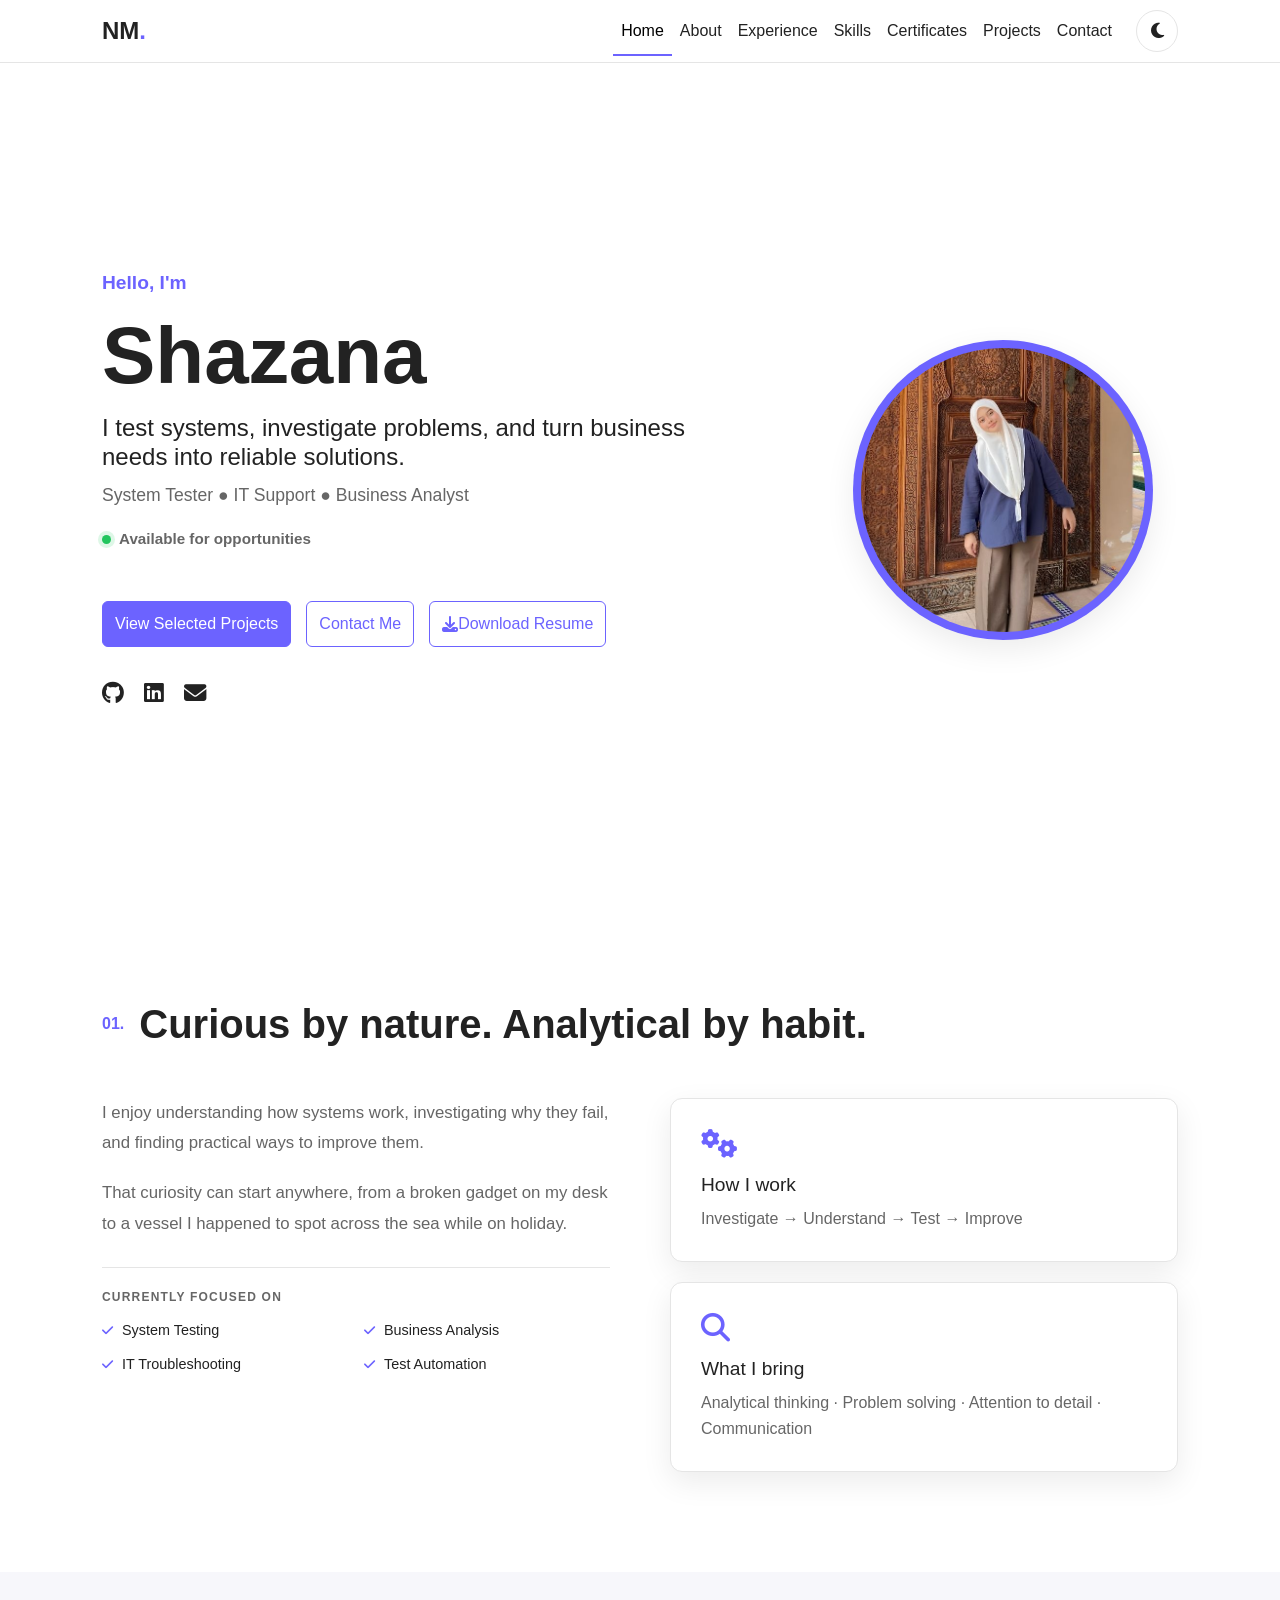
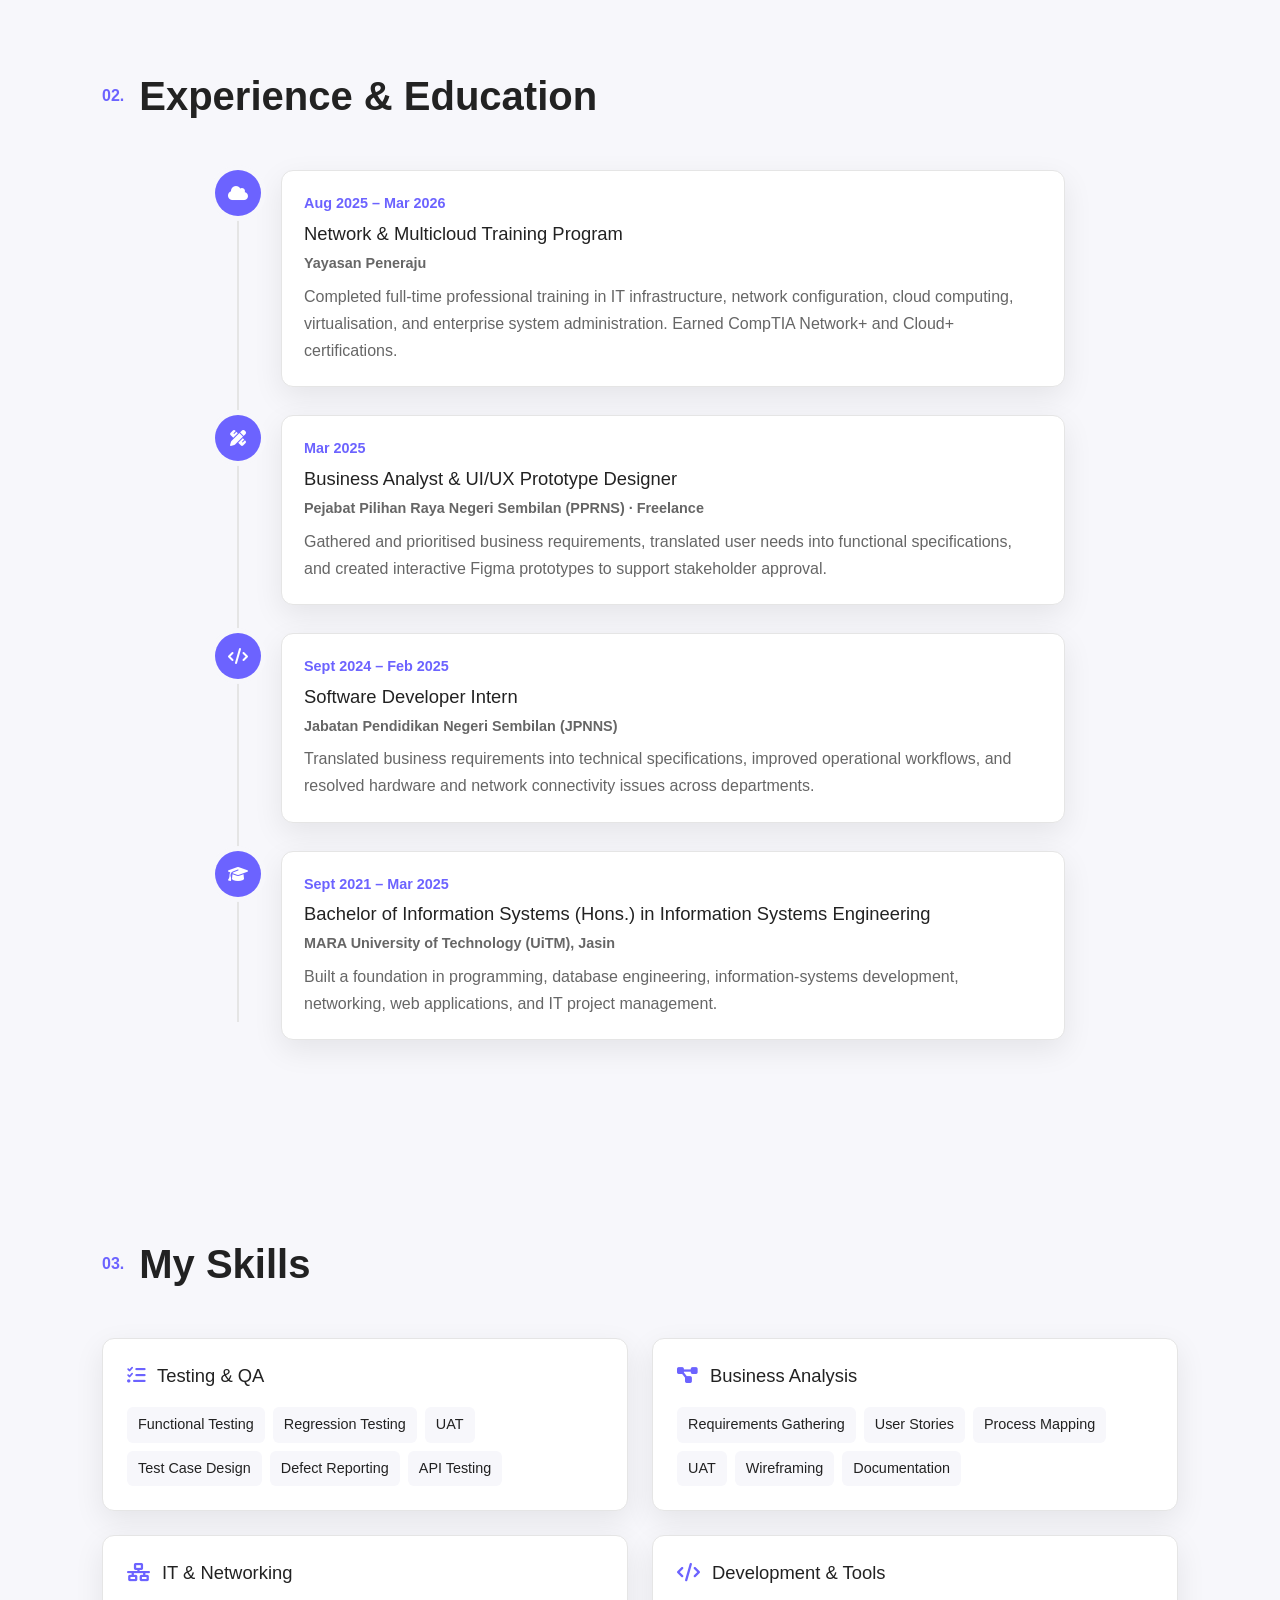
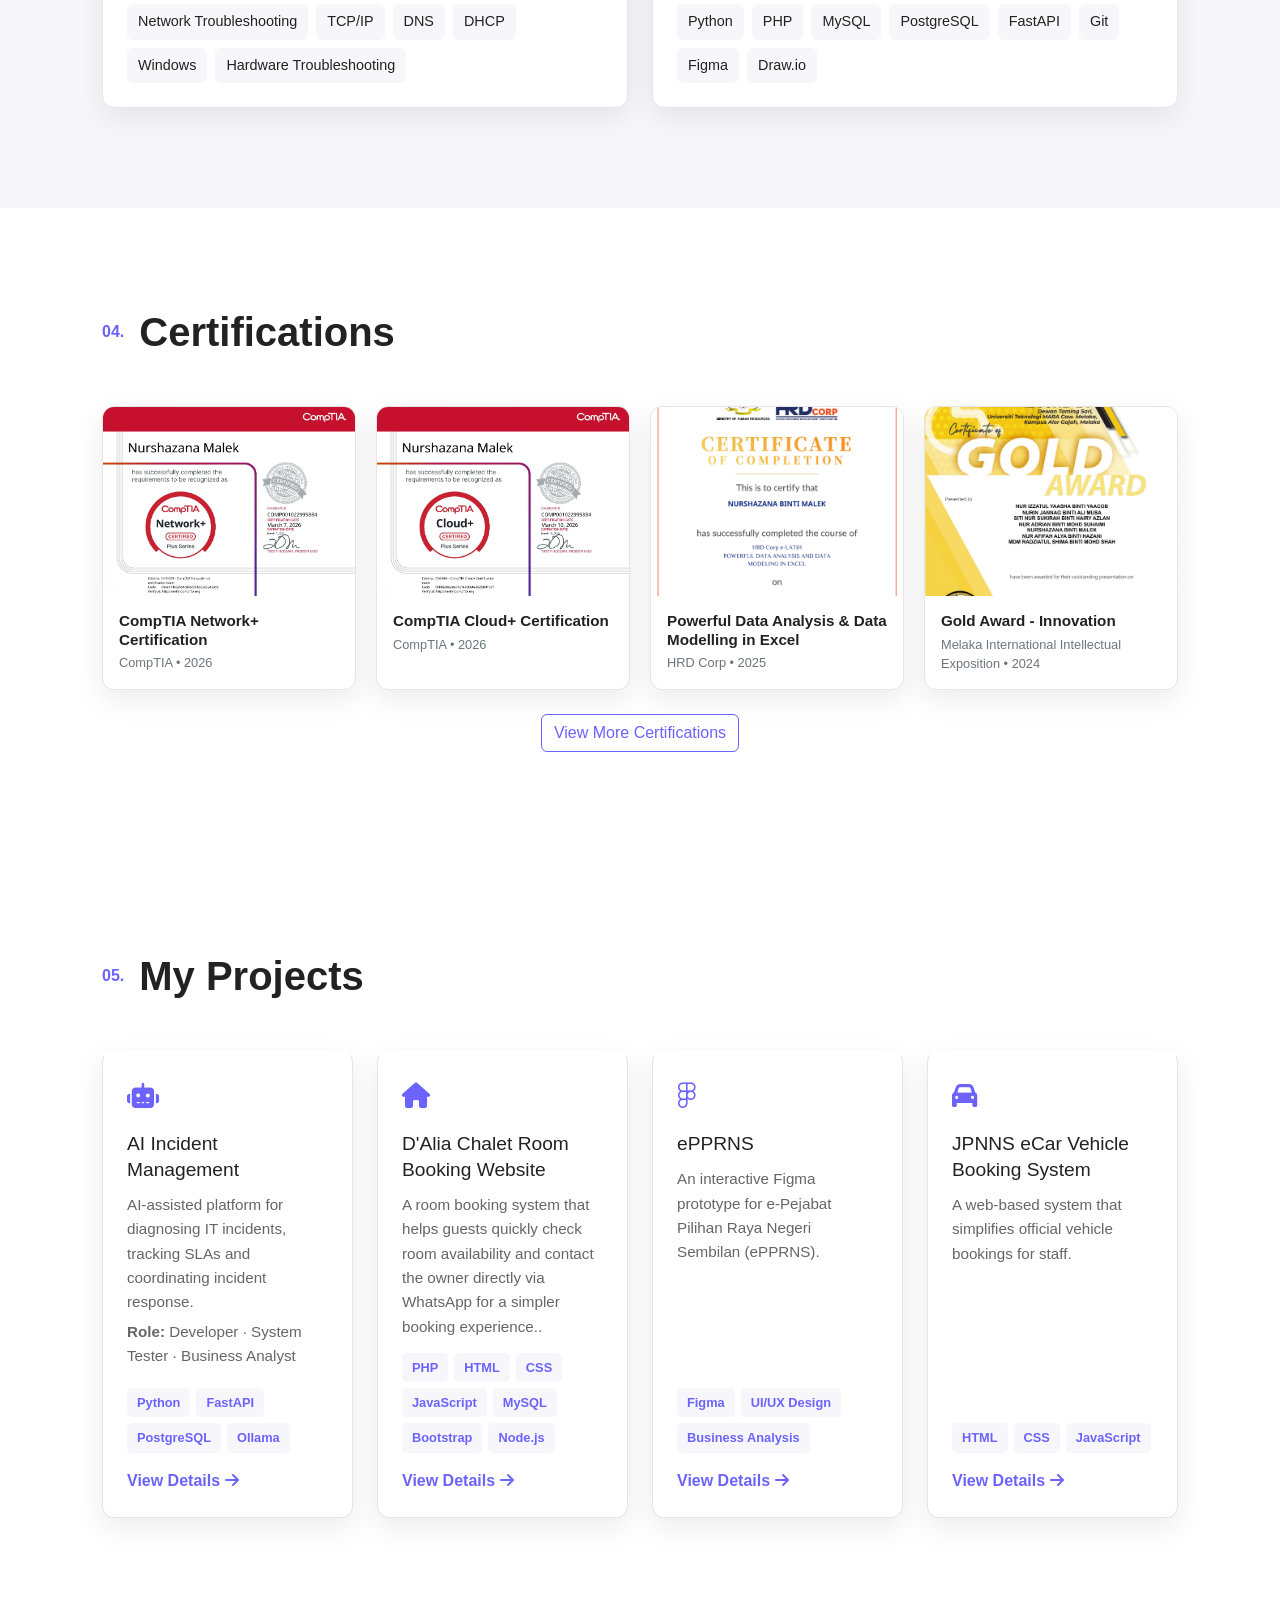
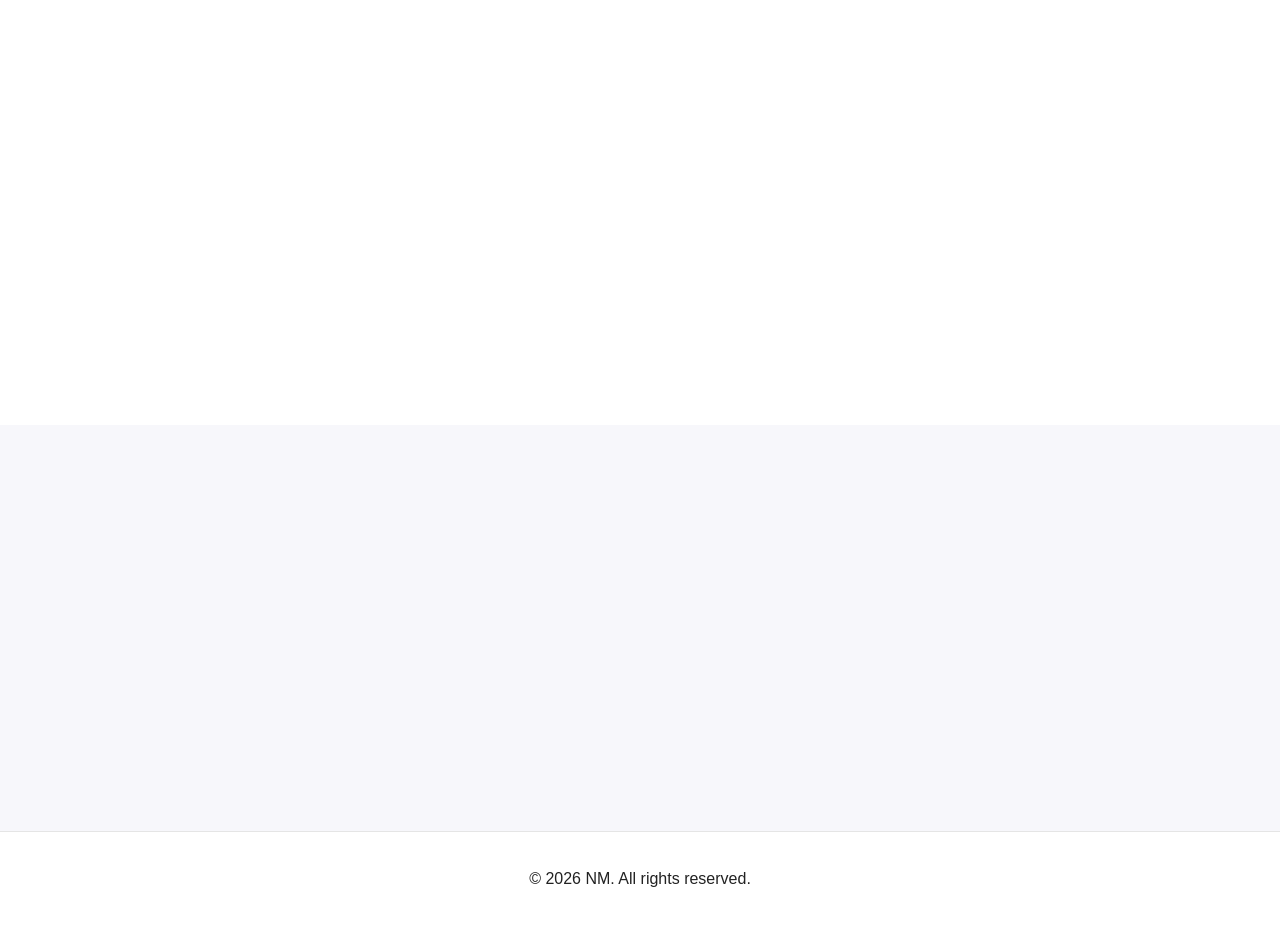
<file: index.html>
<!DOCTYPE html>
<html lang="en">

<head>
    <meta charset="UTF-8">
    <meta name="viewport" content="width=device-width, initial-scale=1.0">

    <meta name="description" content="Nur Shazana Malek's portfolio, featuring her skills, certifications, and selected IT projects.">

    <meta property="og:title" content="Nur Shazana Malek | IT Portfolio">
    <meta property="og:description" content="Explore Nur Shazana Malek's skills, certifications, and selected IT projects.">
    <meta property="og:type" content="website">
    <meta property="og:image" content="assets/images/nurshazana.jpg">
    <meta property="og:image:alt" content="Portrait of Nur Shazana Malek">
    <meta name="twitter:card" content="summary_large_image">
    <meta name="twitter:title" content="Nur Shazana Malek | IT Portfolio">
    <meta name="twitter:description" content="Explore Nur Shazana Malek's skills, certifications, and selected IT projects.">
    <meta name="twitter:image" content="assets/images/nurshazana.jpg">
    <meta name="theme-color" content="#6c63ff">

    <title>Shazana's | Portfolio</title>
    <link rel="icon" href="assets/icons/favicon.svg" type="image/svg+xml">

    <!-- Bootstrap CSS -->
    <link href="https://cdn.jsdelivr.net/npm/bootstrap@5.3.3/dist/css/bootstrap.min.css" rel="stylesheet">

    <!-- Font Awesome -->
    <link rel="stylesheet" href="https://cdnjs.cloudflare.com/ajax/libs/font-awesome/6.7.2/css/all.min.css">

    <!-- Custom CSS -->
    <link rel="stylesheet" href="assets/css/style.css">
</head>

<body>

<!-- ================= PAGE LOADER ================= -->
<div class="page-loader" id="pageLoader" aria-hidden="true">
    <div class="loader-spinner"></div>
</div>

<!-- ================= NAVBAR ================= -->

<nav class="navbar navbar-expand-lg fixed-top">
    <div class="container">

        <a class="navbar-brand" href="#home">
            NM<span>.</span>
        </a>

        <!-- Mobile Toggle Button -->
    <button class="navbar-toggler" type="button" id="menuButton" aria-label="Toggle navigation">
        <i class="fa-solid fa-bars"></i>
    </button>

        <!-- Collapsible Mobile Menu -->
        <div class="collapse navbar-collapse" id="navbarMenu">

            <div class="navbar-nav ms-auto align-items-lg-center">
                <a href="#home" class="nav-link active">Home</a>
                <a href="#about" class="nav-link">About</a>
                <a href="#experience" class="nav-link">Experience</a>
                <a href="#skills" class="nav-link">Skills</a>
                <a href="#certificates" class="nav-link">Certificates</a>
                <a href="#projects" class="nav-link">Projects</a>
                <a href="#contact" class="nav-link">Contact</a>

                <button class="theme-button ms-lg-3 my-2 my-lg-0" id="themeButton" aria-label="Toggle dark mode">
                    <i class="fa-solid fa-moon"></i>
                </button>
            </div>

        </div>

    </div>
</nav>


<!-- ================= HERO ================= -->

<section id="home" class="hero">

    <div class="container">

        <div class="hero-content">

            <div class="hero-text reveal">

                <p class="hero-intro">
                    Hello, I'm
                </p>

                <h1>
                    Shazana
                </h1>

                <h4>
                    I test systems, investigate problems, and turn business needs into reliable solutions.
                </h4>

                <p class="hero-description">
                    System Tester ● IT Support ● Business Analyst
                </p>

                <p class="availability-status">
                    <span aria-hidden="true"></span> Available for opportunities
                </p>

                <div class="hero-buttons">

                    <a href="#projects" class="btn btn-primary">
                        View Selected Projects
                    </a>

                    <a href="#contact" class="btn btn-outline-primary">
                        Contact Me
                    </a>

                    <a href="assets/files/Nurshazana%20Binti%20Malek-Resume.pdf" class="btn btn-outline-primary" download>
                        <i class="fa-solid fa-download"></i>
                        Download Resume
                    </a>

                </div>

                <div class="social-links">

                    <a href="https://github.com/Nurshazana" aria-label="GitHub" target="_blank" rel="noopener noreferrer">
                        <i class="fa-brands fa-github"></i>
                    </a>

                    <a href="https://www.linkedin.com/in/nurshazanamalek" aria-label="LinkedIn" target="_blank" rel="noopener noreferrer">
                        <i class="fa-brands fa-linkedin"></i>
                    </a>

                    <a href="mailto:nurshazanamalek21@gmail.com" aria-label="Email">
                        <i class="fa-solid fa-envelope"></i>
                    </a>

                </div>

            </div>


            <div class="hero-image reveal">

                <div class="profile-circle">

                    <img src="assets/images/nurshazana.jpg" alt="Profile photo">

                </div>

            </div>

        </div>

    </div>

</section>


<!-- ================= ABOUT ================= -->

<section id="about" class="section">

    <div class="container">

        <div class="section-heading reveal">

            <span>01.</span>
            <h2>Curious by nature. Analytical by habit.</h2>

        </div>


        <div class="about-content">

            <div class="about-text reveal">

                <p>
                    I enjoy understanding how systems work, investigating why they fail, and finding practical ways to improve them.
                </p>

                <p>
                    That curiosity can start anywhere, from a broken gadget on my desk to a vessel I happened to spot across the sea while on holiday.
                </p>

                <div class="about-focus">
                    <h3>Currently Focused On</h3>
                    <ul class="about-focus-list">
                        <li><i class="fa-solid fa-check" aria-hidden="true"></i> System Testing</li>
                        <li><i class="fa-solid fa-check" aria-hidden="true"></i> Business Analysis</li>
                        <li><i class="fa-solid fa-check" aria-hidden="true"></i> IT Troubleshooting</li>
                        <li><i class="fa-solid fa-check" aria-hidden="true"></i> Test Automation</li>
                    </ul>
                </div>

            </div>


            <div class="about-info reveal">

                <div class="info-card">

                    <i class="fa-solid fa-gears"></i>

                    <h3>How I work</h3>

                    <p>
                        Investigate → Understand → Test → Improve
                    </p>

                </div>


                <div class="info-card">

                    <i class="fa-solid fa-magnifying-glass"></i>

                    <h3>What I bring</h3>

                    <p>
                        Analytical thinking · Problem solving · Attention to detail · Communication
                    </p>

                </div>

            </div>

        </div>

    </div>

</section>


<!-- ================= EXPERIENCE ================= -->

<section id="experience" class="section section-alt">

    <div class="container">

        <div class="section-heading reveal">
            <span>02.</span>
            <h2>Experience &amp; Education</h2>
        </div>

        <div class="timeline">

            <article class="timeline-item reveal">
                <div class="timeline-marker"><i class="fa-solid fa-cloud"></i></div>
                <div class="timeline-content">
                    <p class="timeline-date">Aug 2025 – Mar 2026</p>
                    <h3>Network &amp; Multicloud Training Program</h3>
                    <p class="timeline-company">Yayasan Peneraju</p>
                    <p>Completed full-time professional training in IT infrastructure, network configuration, cloud computing, virtualisation, and enterprise system administration. Earned CompTIA Network+ and Cloud+ certifications.</p>
                </div>
            </article>

            <article class="timeline-item reveal">
                <div class="timeline-marker"><i class="fa-solid fa-pen-ruler"></i></div>
                <div class="timeline-content">
                    <p class="timeline-date">Mar 2025</p>
                    <h3>Business Analyst &amp; UI/UX Prototype Designer</h3>
                    <p class="timeline-company">Pejabat Pilihan Raya Negeri Sembilan (PPRNS) · Freelance</p>
                    <p>Gathered and prioritised business requirements, translated user needs into functional specifications, and created interactive Figma prototypes to support stakeholder approval.</p>
                </div>
            </article>

            <article class="timeline-item reveal">
                <div class="timeline-marker"><i class="fa-solid fa-code"></i></div>
                <div class="timeline-content">
                    <p class="timeline-date">Sept 2024 – Feb 2025</p>
                    <h3>Software Developer Intern</h3>
                    <p class="timeline-company">Jabatan Pendidikan Negeri Sembilan (JPNNS)</p>
                    <p>Translated business requirements into technical specifications, improved operational workflows, and resolved hardware and network connectivity issues across departments.</p>
                </div>
            </article>

            <article class="timeline-item reveal">
                <div class="timeline-marker"><i class="fa-solid fa-graduation-cap"></i></div>
                <div class="timeline-content">
                    <p class="timeline-date">Sept 2021 – Mar 2025</p>
                    <h3>Bachelor of Information Systems (Hons.) in Information Systems Engineering</h3>
                    <p class="timeline-company">MARA University of Technology (UiTM), Jasin</p>
                    <p>Built a foundation in programming, database engineering, information-systems development, networking, web applications, and IT project management.</p>
                </div>
            </article>

        </div>

    </div>

</section>


<!-- ================= SKILLS ================= -->

<section id="skills" class="section section-alt">

    <div class="container">

        <div class="section-heading reveal">

            <span>03.</span>
            <h2>My Skills</h2>

        </div>


        <div class="skill-categories">

            <div class="skill-category reveal">
                <h3><i class="fa-solid fa-list-check" aria-hidden="true"></i> Testing &amp; QA</h3>
                <ul class="skill-category-list">
                    <li>Functional Testing</li>
                    <li>Regression Testing</li>
                    <li>UAT</li>
                    <li>Test Case Design</li>
                    <li>Defect Reporting</li>
                    <li>API Testing</li>
                </ul>
            </div>

            <div class="skill-category reveal">
                <h3><i class="fa-solid fa-diagram-project" aria-hidden="true"></i> Business Analysis</h3>
                <ul class="skill-category-list">
                    <li>Requirements Gathering</li>
                    <li>User Stories</li>
                    <li>Process Mapping</li>
                    <li>UAT</li>
                    <li>Wireframing</li>
                    <li>Documentation</li>
                </ul>
            </div>

            <div class="skill-category reveal">
                <h3><i class="fa-solid fa-network-wired" aria-hidden="true"></i> IT &amp; Networking</h3>
                <ul class="skill-category-list">
                    <li>Network Troubleshooting</li>
                    <li>TCP/IP</li>
                    <li>DNS</li>
                    <li>DHCP</li>
                    <li>Windows</li>
                    <li>Hardware Troubleshooting</li>
                </ul>
            </div>

            <div class="skill-category reveal">
                <h3><i class="fa-solid fa-code" aria-hidden="true"></i> Development &amp; Tools</h3>
                <ul class="skill-category-list">
                    <li>Python</li>
                    <li>PHP</li>
                    <li>MySQL</li>
                    <li>PostgreSQL</li>
                    <li>FastAPI</li>
                    <li>Git</li>
                    <li>Figma</li>
                    <li>Draw.io</li>
                </ul>
            </div>

        </div>

    </div>

</section>

<!-- ================= CERTIFICATES ================= -->

<section id="certificates" class="section">

    <div class="container">

        <div class="section-heading reveal">
            <span>04.</span>
            <h2>Certifications</h2>
        </div>

        <div class="certificates-grid">
            <!-- CERTIFICATE CARD 2 -->
            <div class="certificate-card reveal">
                <div class="certificate-img-wrapper" data-bs-toggle="modal" data-bs-target="#certModal2">
                    <img src="assets/images/certs/net+.jpg" alt="Certificate 2 Title" class="img-fluid">
                    <div class="certificate-overlay">
                        <i class="fa-solid fa-magnifying-glass-plus"></i>
                        <span>View Certificate</span>
                    </div>
                </div>
                <div class="certificate-info">
                    <h4>CompTIA Network+ Certification</h4>
                    <p class="issuer">CompTIA • 2026</p>
                </div>
            </div>

            <!-- CERTIFICATE CARD 1 -->
            <div class="certificate-card reveal">
                <div class="certificate-img-wrapper" data-bs-toggle="modal" data-bs-target="#certModal1">
                    <img src="assets/images/certs/cloud+.jpg" alt="Certificate 1 Title" class="img-fluid">
                    <div class="certificate-overlay">
                        <i class="fa-solid fa-magnifying-glass-plus"></i>
                        <span>View Certificate</span>
                    </div>
                </div>
                <div class="certificate-info">
                    <h4>CompTIA Cloud+ Certification</h4>
                    <p class="issuer">CompTIA • 2026</p>
                </div>
            </div>

            <!-- CERTIFICATE CARD 3 -->
            <div class="certificate-card reveal">
                <div class="certificate-img-wrapper" data-bs-toggle="modal" data-bs-target="#certModal3">
                    <img src="assets/images/certs/datamodelling.jpg" alt="Certificate 3 Title" class="img-fluid">
                    <div class="certificate-overlay">
                        <i class="fa-solid fa-magnifying-glass-plus"></i>
                        <span>View Certificate</span>
                    </div>
                </div>
                <div class="certificate-info">
                    <h4>Powerful Data Analysis &amp; Data Modelling in Excel</h4>
                    <p class="issuer">HRD Corp • 2025</p>
                </div>
            </div>

            <!-- CERTIFICATE CARD 7 -->
            <div class="certificate-card reveal">
                <div class="certificate-img-wrapper" data-bs-toggle="modal" data-bs-target="#certModal7">
                    <img src="assets/images/certs/gold.jpg" alt="Certificate 7 Title" class="img-fluid">
                    <div class="certificate-overlay">
                        <i class="fa-solid fa-magnifying-glass-plus"></i>
                        <span>View Certificate</span>
                    </div>
                </div>
                <div class="certificate-info">
                    <h4>Gold Award - Innovation</h4>
                    <p class="issuer">Melaka International Intellectual Exposition • 2024</p>
                </div>
            </div>
        </div>

        <div class="text-center mt-4">
            <button type="button" class="btn btn-outline-primary" id="certificationsToggle" aria-expanded="false" aria-controls="moreCertifications">
                View More Certifications
            </button>
        </div>

        <div id="moreCertifications" class="mt-4" hidden>
            <div class="certificates-grid">
            <!-- CERTIFICATE CARD 4 -->
            <div class="certificate-card reveal">
                <div class="certificate-img-wrapper" data-bs-toggle="modal" data-bs-target="#certModal4">
                    <img src="assets/images/certs/socmed.jpg" alt="Certificate 4 Title" class="img-fluid">
                    <div class="certificate-overlay">
                        <i class="fa-solid fa-magnifying-glass-plus"></i>
                        <span>View Certificate</span>
                    </div>
                </div>
                <div class="certificate-info">
                    <h4>Social Media Marketing</h4>
                    <p class="issuer">HRD Corp • 2025</p>
                </div>
            </div>

            <!-- CERTIFICATE CARD 5 -->
            <div class="certificate-card reveal">
                <div class="certificate-img-wrapper" data-bs-toggle="modal" data-bs-target="#certModal5">
                    <img src="assets/images/certs/copywriting.jpg" alt="Certificate 5 Title" class="img-fluid">
                    <div class="certificate-overlay">
                        <i class="fa-solid fa-magnifying-glass-plus"></i>
                        <span>View Certificate</span>
                    </div>
                </div>
                <div class="certificate-info">
                    <h4>Copywriting: Write Copy That Sells</h4>
                    <p class="issuer">HRD Corp • 2025</p>
                </div>
            </div>

            <!-- CERTIFICATE CARD 6 -->
            <div class="certificate-card reveal">
                <div class="certificate-img-wrapper" data-bs-toggle="modal" data-bs-target="#certModal6">
                    <img src="assets/images/certs/cpr.jpg" alt="Certificate 6 Title" class="img-fluid">
                    <div class="certificate-overlay">
                        <i class="fa-solid fa-magnifying-glass-plus"></i>
                        <span>View Certificate</span>
                    </div>
                </div>
                <div class="certificate-info">
                    <h4>First Aid Skills: CPR vs AED</h4>
                    <p class="issuer">HRD Corp • 2025</p>
                </div>
            </div>
            </div>
        </div>

    </div>
</section>


<!-- ================= CERTIFICATE MODALS ================= -->

<!-- CERTIFICATE 1 MODAL -->
<div class="modal fade" id="certModal1" tabindex="-1" aria-hidden="true">
    <div class="modal-dialog modal-dialog-centered modal-lg">
        <div class="modal-content cert-modal-content">
            <div class="modal-header border-0 pb-0">
                <button type="button" class="btn-close btn-close-white ms-auto" data-bs-dismiss="modal" aria-label="Close"></button>
            </div>
            <div class="modal-body text-center p-4">
                <img src="assets/images/certs/cloud+.jpg" alt="Certificate 1 Full View" class="img-fluid rounded shadow">
                <h5 class="mt-3 mb-1">CompTIA Cloud+ Certification</h5>
                <p class="text-muted mb-0">Issued by CompTIA</p>
            </div>
        </div>
    </div>
</div>

<!-- CERTIFICATE 2 MODAL -->
<div class="modal fade" id="certModal2" tabindex="-1" aria-hidden="true">
    <div class="modal-dialog modal-dialog-centered modal-lg">
        <div class="modal-content cert-modal-content">
            <div class="modal-header border-0 pb-0">
                <button type="button" class="btn-close btn-close-white ms-auto" data-bs-dismiss="modal" aria-label="Close"></button>
            </div>
            <div class="modal-body text-center p-4">
                <img src="assets/images/certs/net+.jpg" alt="Certificate 2 Full View" class="img-fluid rounded shadow">
                <h5 class="mt-3 mb-1">CompTIA Network+ Certification</h5>
                <p class="text-muted mb-0">Issued by CompTIA</p>
            </div>
        </div>
    </div>
</div>

<!-- CERTIFICATE 3 MODAL -->
<div class="modal fade" id="certModal3" tabindex="-1" aria-hidden="true">
    <div class="modal-dialog modal-dialog-centered modal-lg">
        <div class="modal-content cert-modal-content">
            <div class="modal-header border-0 pb-0">
                <button type="button" class="btn-close btn-close-white ms-auto" data-bs-dismiss="modal" aria-label="Close"></button>
            </div>
            <div class="modal-body text-center p-4">
                <img src="assets/images/certs/datamodelling.jpg" alt="Certificate 3 Full View" class="img-fluid rounded shadow">
                <h5 class="mt-3 mb-1">Powerful Data Analysis & Data Modelling in Excel</h5>
                <p class="text-muted mb-0">Issued by HRD Corp</p>
            </div>
        </div>
    </div>
</div>

<!-- CERTIFICATE 4 MODAL -->
<div class="modal fade" id="certModal4" tabindex="-1" aria-hidden="true">
    <div class="modal-dialog modal-dialog-centered modal-lg">
        <div class="modal-content cert-modal-content">
            <div class="modal-header border-0 pb-0">
                <button type="button" class="btn-close btn-close-white ms-auto" data-bs-dismiss="modal" aria-label="Close"></button>
            </div>
            <div class="modal-body text-center p-4">
                <img src="assets/images/certs/socmed.jpg" alt="Certificate 4 Full View" class="img-fluid rounded shadow">
                <h5 class="mt-3 mb-1">Social Media Marketing</h5>
                <p class="text-muted mb-0">Issued by HRD Corp</p>
            </div>
        </div>
    </div>
</div>

<!-- CERTIFICATE 5 MODAL -->
<div class="modal fade" id="certModal5" tabindex="-1" aria-hidden="true">
    <div class="modal-dialog modal-dialog-centered modal-lg">
        <div class="modal-content cert-modal-content">
            <div class="modal-header border-0 pb-0">
                <button type="button" class="btn-close btn-close-white ms-auto" data-bs-dismiss="modal" aria-label="Close"></button>
            </div>
            <div class="modal-body text-center p-4">
                <img src="assets/images/certs/copywriting.jpg" alt="Certificate 5 Full View" class="img-fluid rounded shadow">
                <h5 class="mt-3 mb-1">Copywriting: Write Copy That Sells</h5>
                <p class="text-muted mb-0">Issued by HRD Corp</p>
            </div>
        </div>
    </div>
</div>

<!-- CERTIFICATE 6 MODAL -->
<div class="modal fade" id="certModal6" tabindex="-1" aria-hidden="true">
    <div class="modal-dialog modal-dialog-centered modal-lg">
        <div class="modal-content cert-modal-content">
            <div class="modal-header border-0 pb-0">
                <button type="button" class="btn-close btn-close-white ms-auto" data-bs-dismiss="modal" aria-label="Close"></button>
            </div>
            <div class="modal-body text-center p-4">
                <img src="assets/images/certs/cpr.jpg" alt="Certificate 6 Full View" class="img-fluid rounded shadow">
                <h5 class="mt-3 mb-1">First Aid Skills: CPR vs AED</h5>
                <p class="text-muted mb-0">Issued by HRD Corp</p>
            </div>
        </div>
    </div>
</div>

<!-- CERTIFICATE 7 MODAL -->
<div class="modal fade" id="certModal7" tabindex="-1" aria-hidden="true">
    <div class="modal-dialog modal-dialog-centered modal-lg">
        <div class="modal-content cert-modal-content">
            <div class="modal-header border-0 pb-0">
                <button type="button" class="btn-close btn-close-white ms-auto" data-bs-dismiss="modal" aria-label="Close"></button>
            </div>
            <div class="modal-body text-center p-4">
                <img src="assets/images/certs/gold.jpg" alt="Certificate 7 Full View" class="img-fluid rounded shadow">
                <h5 class="mt-3 mb-1">Gold Award - Innovation</h5>
                <p class="text-muted mb-0">Melaka International Intellectual Exposition</p>
            </div>
        </div>
    </div>
</div>

<!-- ================= PROJECTS ================= -->

<section id="projects" class="section">

    <div class="container">

        <div class="section-heading reveal">
            <span>05.</span>
            <h2>My Projects</h2>
        </div>

        <!-- Responsive project grid: four columns on large screens -->
        <div class="projects-grid">

            <!-- PROJECT CARD 1 -->
            <article class="project-card reveal" data-bs-toggle="modal" data-bs-target="#projectModal1" style="cursor: pointer;">
                <div class="project-icon">
                    <i class="fa-solid fa-robot"></i>
                </div>
                <h3>AI Incident Management</h3>
                <p>AI-assisted platform for diagnosing IT incidents, tracking SLAs and coordinating incident response.</p>
                <p><strong>Role:</strong> Developer · System Tester · Business Analyst</p>
                <div class="technology-list">
                    <span>Python</span>
                    <span>FastAPI</span>
                    <span>PostgreSQL</span>
                    <span>Ollama</span>
                </div>
                <button type="button" class="project-link mt-3 d-inline-block border-0 bg-transparent p-0 text-start" data-bs-toggle="modal" data-bs-target="#projectModal1" aria-label="View details of Smart IT Incident Diagnosis and Escalation System">
                    View Details <i class="fa-solid fa-arrow-right"></i>
                </button>
            </article>

            <!-- CHALET ROOM BOOKING PROJECT -->
            <article class="project-card reveal" data-bs-toggle="modal" data-bs-target="#chaletProjectModal" style="cursor: pointer;">
                <div class="project-icon">
                    <i class="fa-solid fa-house" aria-hidden="true"></i>
                </div>
                <h3>D'Alia Chalet Room Booking Website</h3>
                <p>A room booking system that helps guests quickly check room availability and contact the owner directly via WhatsApp for a simpler booking experience..</p>
                <div class="technology-list">
                    <span>PHP</span>
                    <span>HTML</span>
                    <span>CSS</span>
                    <span>JavaScript</span>
                    <span>MySQL</span>
                    <span>Bootstrap</span>
                    <span>Node.js</span>
                </div>
                <button type="button" class="project-link mt-3 d-inline-block border-0 bg-transparent p-0 text-start" data-bs-toggle="modal" data-bs-target="#chaletProjectModal" aria-label="View details of Chalet Room Booking Website">
                    View Details <i class="fa-solid fa-arrow-right" aria-hidden="true"></i>
                </button>
            </article>

            <!-- PROJECT CARD 2 -->
            <article class="project-card reveal" data-bs-toggle="modal" data-bs-target="#projectModal5" style="cursor: pointer;">
                <div class="project-icon">
                    <i class="fa-brands fa-figma"></i>
                </div>
                <h3>ePPRNS</h3>
                <p>An interactive Figma prototype for e-Pejabat Pilihan Raya Negeri Sembilan (ePPRNS).</p>
                <div class="technology-list">
                    <span>Figma</span>
                    <span>UI/UX Design</span>
                    <span>Business Analysis</span>
                </div>
                <span class="project-link mt-3 d-inline-block">
                    View Details <i class="fa-solid fa-arrow-right"></i>
                </span>
            </article>

            <!-- PROJECT CARD 3 -->
            <article class="project-card reveal" data-bs-toggle="modal" data-bs-target="#projectModal2" style="cursor: pointer;">
                <div class="project-icon">
                    <i class="fa-solid fa-car"></i>
                </div>
                <h3>JPNNS eCar Vehicle Booking System</h3>
                <p>A web-based system that simplifies official vehicle bookings for staff.</p>
                <div class="technology-list">
                    <span>HTML</span>
                    <span>CSS</span>
                    <span>JavaScript</span>
                </div>
                <span class="project-link mt-3 d-inline-block">
                    View Details <i class="fa-solid fa-arrow-right"></i>
                </span>
            </article>

            <!-- PROJECT CARD 5 -->
            <article class="project-card reveal" data-bs-toggle="modal" data-bs-target="#projectModal3" style="cursor: pointer;">
                <div class="project-icon">
                    <i class="fa-solid fa-folder-open"></i>
                </div>
                <h3>Document Renewal Management System</h3>
                <p>A web-based platform for preparing and managing workforce document renewals.</p>
                <div class="technology-list">
                    <span>PHP</span>
                    <span>JavaScript</span>
                    <span>MySQL</span>
                </div>
                <span class="project-link mt-3 d-inline-block">
                    View Details <i class="fa-solid fa-arrow-right"></i>
                </span>
            </article>
        

        </div>

    </div>

</section>


<!-- ================= PROJECT MODALS ================= -->

<!-- MODAL FOR PROJECT 1 -->
<div class="modal fade" id="projectModal1" tabindex="-1" aria-labelledby="projectModal1Label" aria-hidden="true">
    <div class="modal-dialog modal-lg modal-dialog-centered">
        <div class="modal-content project-modal-content">
            
            <!-- macOS Style Window Header -->
            <div class="modal-header project-modal-header">
                <div class="window-dots d-flex gap-2 me-3">
                    <span class="dot dot-red"></span>
                    <span class="dot dot-yellow"></span>
                    <span class="dot dot-green"></span>
                </div>
                <h6 class="modal-title text-center w-100 mb-0" id="projectModal1Label">Smart IT Incident Diagnosis &amp; Escalation System - 2026</h6>
    <button type="button" class="btn-close btn-close-white ms-auto" data-bs-dismiss="modal" aria-label="Close"></button>
            </div>

            <!-- Modal Content (2 Columns) -->
            <div class="modal-body p-4">
                <div class="row g-4 align-items-center">
                    
                    <!-- Left: Preview Images -->
                    <div class="col-md-6 text-center">
                        <div class="project-modal-img-wrapper mb-3">
                            <a href="assets/images/side1.png" target="_blank" rel="noopener noreferrer" aria-label="Open incident management screenshot 1 at full size">
                                <img src="assets/images/side1.png" alt="Incident management system screenshot 1" class="img-fluid rounded" loading="lazy">
                            </a>
                        </div>
                        <div class="project-modal-img-wrapper mb-3">
                            <a href="assets/images/side2.png" target="_blank" rel="noopener noreferrer" aria-label="Open incident management screenshot 2 at full size">
                                <img src="assets/images/side2.png" alt="Incident management system screenshot 2" class="img-fluid rounded" loading="lazy">
                            </a>
                        </div>
                        <div class="project-modal-img-wrapper mb-3">
                            <a href="assets/images/side3.png" target="_blank" rel="noopener noreferrer" aria-label="Open incident management screenshot 3 at full size">
                                <img src="assets/images/side3.png" alt="Incident management system screenshot 3" class="img-fluid rounded" loading="lazy">
                            </a>
                        </div>
                        <div class="project-modal-img-wrapper mb-3">
                            <a href="assets/images/side4.png" target="_blank" rel="noopener noreferrer" aria-label="Open incident management screenshot 4 at full size">
                                <img src="assets/images/side4.png" alt="Incident management system screenshot 4" class="img-fluid rounded" loading="lazy">
                            </a>
                        </div>
                    </div>

                    <!-- Right: Text Description & Tech Badges -->
                    <div class="col-md-6">
                        <h4 class="mb-3">About the Project</h4>
                        <p class="project-modal-desc mb-4">
                            An AI-assisted incident management system that helps IT support teams investigate service disruptions, coordinate responses, and track incidents through resolution.
                        </p>
                        <p class="project-modal-desc mb-4">
                            The system uses a locally hosted AI model with RAG to analyze incident symptoms, logs, telemetry, runbooks, and historical incidents, providing evidence-based root cause and recovery recommendations for human review. It also supports automated assignment, duplicate detection, SLA monitoring and escalation, role-based access, audit trails, and sandbox remediation simulations.
                        </p>

                        <h5 class="h6 text-uppercase mb-2">Technology</h5>
                        <div class="d-flex flex-wrap gap-2">
                            <span class="badge bg-secondary">Python</span>
                            <span class="badge bg-secondary">FastAPI</span>
                            <span class="badge bg-secondary">Streamlit</span>
                            <span class="badge bg-secondary">PostgreSQL</span>
                            <span class="badge bg-secondary">Ollama (Llama 3.2)</span>
                            <span class="badge bg-secondary text-wrap text-start">PostgreSQL Full-Text Search</span>
                        </div>
                        <h5 class="h6 text-uppercase mt-4 mb-2">Current Scope</h5>
                        <p class="project-modal-desc mb-0">
                            Working local prototype with human-reviewed AI recommendations, notification previews, and sandbox-only automated remediation.
                        </p>
                        <div class="d-flex flex-wrap gap-2 mt-3">
                            <a href="smart-ai-case-study.html" class="btn btn-primary">Case Study</a>
                        </div>
                    </div>

                </div>
            </div>

        </div>
    </div>
</div>


<!-- MODAL FOR CHALET ROOM BOOKING PROJECT -->
<div class="modal fade" id="chaletProjectModal" tabindex="-1" aria-labelledby="chaletProjectModalLabel" aria-hidden="true">
    <div class="modal-dialog modal-lg modal-dialog-centered">
        <div class="modal-content project-modal-content">
            <div class="modal-header project-modal-header">
                <div class="window-dots d-flex gap-2 me-3" aria-hidden="true">
                    <span class="dot dot-red"></span>
                    <span class="dot dot-yellow"></span>
                    <span class="dot dot-green"></span>
                </div>
                <h6 class="modal-title text-center w-100 mb-0" id="chaletProjectModalLabel">Chalet Room Booking Website</h6>
                <button type="button" class="btn-close btn-close-white ms-auto" data-bs-dismiss="modal" aria-label="Close"></button>
            </div>
            <div class="modal-body p-4">
                <h4 class="mb-3">About the Project</h4>
                <p class="project-modal-desc mb-4">
                    A responsive web-based booking and availability management system designed for a two-room beachfront homestay. The system allows guests to explore room details and surrounding photos, check room availability through a read-only calendar, and contact the owner directly via WhatsApp. A secure owner dashboard enables authenticated management of room availability while preventing guests from modifying booking data.
                </p>
                <div class="d-flex flex-wrap gap-2 mb-4">
                    <a href="https://d-alia-chalet.infinityfreeapp.com/index.php" class="btn btn-primary" target="_blank" rel="noopener noreferrer">Live Demo</a>
                </div>
                <div class="row g-3">
                    <div class="col-md-6">
                        <div class="project-modal-img-wrapper">
                            <a href="assets/images/chalet1.png" target="_blank" rel="noopener noreferrer" aria-label="Open chalet website screenshot 1 at full size">
                                <img src="assets/images/chalet1.png" alt="Chalet room booking website screenshot 1" class="img-fluid rounded" loading="lazy">
                            </a>
                        </div>
                    </div>
                    <div class="col-md-6">
                        <div class="project-modal-img-wrapper">
                            <a href="assets/images/chalet2.png" target="_blank" rel="noopener noreferrer" aria-label="Open chalet website screenshot 2 at full size">
                                <img src="assets/images/chalet2.png" alt="Chalet room booking website screenshot 2" class="img-fluid rounded" loading="lazy">
                            </a>
                        </div>
                    </div>
                    <div class="col-md-6">
                        <div class="project-modal-img-wrapper">
                            <a href="assets/images/chalet3.png" target="_blank" rel="noopener noreferrer" aria-label="Open chalet website screenshot 3 at full size">
                                <img src="assets/images/chalet3.png" alt="Chalet room booking website screenshot 3" class="img-fluid rounded" loading="lazy">
                            </a>
                        </div>
                    </div>
                    <div class="col-md-6">
                        <div class="project-modal-img-wrapper">
                            <a href="assets/images/chalet4.png" target="_blank" rel="noopener noreferrer" aria-label="Open chalet website screenshot 4 at full size">
                                <img src="assets/images/chalet4.png" alt="Chalet room booking website screenshot 4" class="img-fluid rounded" loading="lazy">
                            </a>
                        </div>
                    </div>
                </div>
            </div>
        </div>
    </div>
</div>

<!-- MODAL FOR PROJECT 2 -->
<div class="modal fade" id="projectModal2" tabindex="-1" aria-labelledby="projectModal2Label" aria-hidden="true">
    <div class="modal-dialog modal-lg modal-dialog-centered">
        <div class="modal-content project-modal-content">
            
            <div class="modal-header project-modal-header">
                <div class="window-dots d-flex gap-2 me-3">
                    <span class="dot dot-red"></span>
                    <span class="dot dot-yellow"></span>
                    <span class="dot dot-green"></span>
                </div>
                <h6 class="modal-title text-center w-100 mb-0" id="projectModal2Label">E-Tempahan Kenderaan JPNNS 'ecar' - 2025</h6>
                <button type="button" class="btn-close btn-close-white ms-auto" data-bs-dismiss="modal" aria-label="Close"></button>
            </div>

            <div class="modal-body p-4">
                <div class="row g-4 align-items-center">
                    <div class="col-md-6 text-center">
                        <div class="project-modal-img-wrapper mb-3">
                            <img src="assets/images/login-ecar.png" alt="Project Screenshot" class="img-fluid rounded">
                        </div>
                        <div class="d-flex justify-content-center gap-2">

                        </div>
                    </div>

                    <div class="col-md-6">
                        <h4 class="mb-3">About the Project</h4>
                        <p class="project-modal-desc mb-4">
                            This web-based system simplifies official vehicle bookings for JPNNS staff.
                            It includes booking, vehicle-management, and user-management features. Administrators can manage vehicles and users, while staff can submit bookings and track their booking status.
                        </p>

                        <h5 class="h6 text-uppercase text-muted mb-2">Core Technologies</h5>
                        <div class="d-flex flex-wrap gap-2">
                            <span class="badge bg-secondary">PHP</span>
                            <span class="badge bg-secondary">HTML</span>
                            <span class="badge bg-secondary">CSS</span>
                            <span class="badge bg-secondary">JavaScript</span>
                            <span class="badge bg-secondary">MySQL</span>
                        </div>
                    </div>
                </div>
            </div>

        </div>
    </div>
</div>


<!-- MODAL FOR PROJECT 3 -->
<div class="modal fade" id="projectModal3" tabindex="-1" aria-labelledby="projectModal3Label" aria-hidden="true">
    <div class="modal-dialog modal-lg modal-dialog-centered">
        <div class="modal-content project-modal-content">
            
            <div class="modal-header project-modal-header">
                <div class="window-dots d-flex gap-2 me-3">
                    <span class="dot dot-red"></span>
                    <span class="dot dot-yellow"></span>
                    <span class="dot dot-green"></span>
                </div>
                <h6 class="modal-title text-center w-100 mb-0" id="projectModal3Label">Rosnani Ibrahim Enterprises Document Renewal Preparation Management System - 2025</h6>
                <button type="button" class="btn-close btn-close-white ms-auto" data-bs-dismiss="modal" aria-label="Close"></button>
            </div>

            <div class="modal-body p-4">
                <div class="row g-4 align-items-center">
                    <div class="col-md-6 text-center">
                        <div class="project-modal-img-wrapper mb-3">
                            <img src="assets/images/rie-2.png" alt="Project Screenshot" class="img-fluid rounded">
                        </div>
                    </div>

                    <div class="col-md-6">
                        <h4 class="mb-3">About the Project</h4>
                        <p class="project-modal-desc mb-4">
                            A web-based document management platform built for Rosnani Ibrahim Enterprise to streamline the preparation of workforce permit, visa, and passport renewals.
                            Developed using the Waterfall methodology, it centralises foreign-worker data and automates renewal workflows. Push and WhatsApp reminders are sent three months before expiry, helping to prevent costly compliance penalties.
                        </p>

                        <h5 class="h6 text-uppercase text-muted mb-2">Core Technologies</h5>
                        <div class="d-flex flex-wrap gap-2">
                            <span class="badge bg-secondary">PHP</span>
                            <span class="badge bg-secondary">JavaScript</span>
                            <span class="badge bg-secondary">MySQL</span>
                        </div>
                    </div>
                </div>
            </div>

        </div>
    </div>
</div>

<!-- MODAL FOR PROJECT 5 -->
<div class="modal fade" id="projectModal5" tabindex="-1" aria-labelledby="projectModal5Label" aria-hidden="true">
    <div class="modal-dialog modal-lg modal-dialog-centered">
        <div class="modal-content project-modal-content">
            <div class="modal-header project-modal-header">
                <div class="window-dots d-flex gap-2 me-3">
                    <span class="dot dot-red"></span>
                    <span class="dot dot-yellow"></span>
                    <span class="dot dot-green"></span>
                </div>
                <h6 class="modal-title text-center w-100 mb-0" id="projectModal5Label">ePPRNS</h6>
                <button type="button" class="btn-close btn-close-white ms-auto" data-bs-dismiss="modal" aria-label="Close"></button>
            </div>

            <div class="modal-body p-4">
                <div class="project-modal-img-wrapper mb-4">
                    <img src="assets/images/ePPRNS.png" alt="ePPRNS prototype home page" class="img-fluid rounded">
                </div>
                <h4 class="mb-3">About the Project</h4>
                <p class="project-modal-desc mb-4">
                    ePPRNS is an interactive Figma prototype for e-Pejabat Pilihan Raya Negeri Sembilan. As a freelance Business Analyst and UI/UX Prototype Designer, I gathered and validated business requirements, translated user needs into functional specifications, and designed interactive user journeys to support stakeholder review and design approval.
                </p>

                <h5 class="h6 text-uppercase text-muted mb-2">Project Details</h5>
                <div class="d-flex flex-wrap gap-2 mb-4">
                    <span class="badge bg-secondary">Figma</span>
                    <span class="badge bg-secondary">Business Analysis</span>
                    <span class="badge bg-secondary">UI/UX Prototyping</span>
                    <span class="badge bg-secondary">Mar 2025</span>
                </div>

                <div class="d-flex flex-wrap gap-2 mb-3">
                    <a href="epprns-case-study.html" class="btn btn-primary">Case Study</a>
                    <a href="https://www.figma.com/proto/hnPzSqbMrYh3J8zQtSMsj2/e-PPRNS?node-id=0-1&amp;t=IgnOb6sXZpZRnJYt-1" class="btn btn-primary" target="_blank" rel="noopener noreferrer">
                        <i class="fa-brands fa-figma"></i>
                        Open Figma Prototype
                    </a>
                </div>
            </div>
        </div>
    </div>
</div>

<!-- ================= CONTACT ================= -->

<section id="contact" class="section section-alt">

    <div class="container">

        <div class="contact-container reveal">

            <div class="section-heading">

                <span>06.</span>
                <h2>Get In Touch</h2>

            </div>


            <p class="contact-description">

                I am open to discussing new projects, opportunities, and ideas.
                Feel free to get in touch.

            </p>


            <div class="contact-buttons">

                <a href="mailto:nurshazanamalek21@gmail.com" class="btn btn-primary">
                    <i class="fa-solid fa-envelope"></i>
                    Email Me
                </a>


                <a href="https://www.linkedin.com/in/nurshazanamalek" class="btn btn-outline-primary" target="_blank" rel="noopener noreferrer">
                    <i class="fa-brands fa-linkedin"></i>
                    LinkedIn
                </a>

            </div>

        </div>

    </div>

</section>

<!-- ================= BACK TO TOP ================= -->
<button class="back-to-top" id="backToTop" type="button" aria-label="Back to top">
    <i class="fa-solid fa-arrow-up"></i>
    <span>Back to Top</span>
</button>


<!-- ================= FOOTER ================= -->

<footer>

    <div class="container">

        <p>
            &copy; 2026 NM. All rights reserved.
        </p>

    </div>

</footer>


<!-- Bootstrap Bundle JS (Required for Mobile Menu Collapse) -->
<script src="https://cdn.jsdelivr.net/npm/bootstrap@5.3.3/dist/js/bootstrap.bundle.min.js"></script>

<!-- Custom JS -->
<script src="assets/js/main.js"></script>

</body>

</html>
</file>
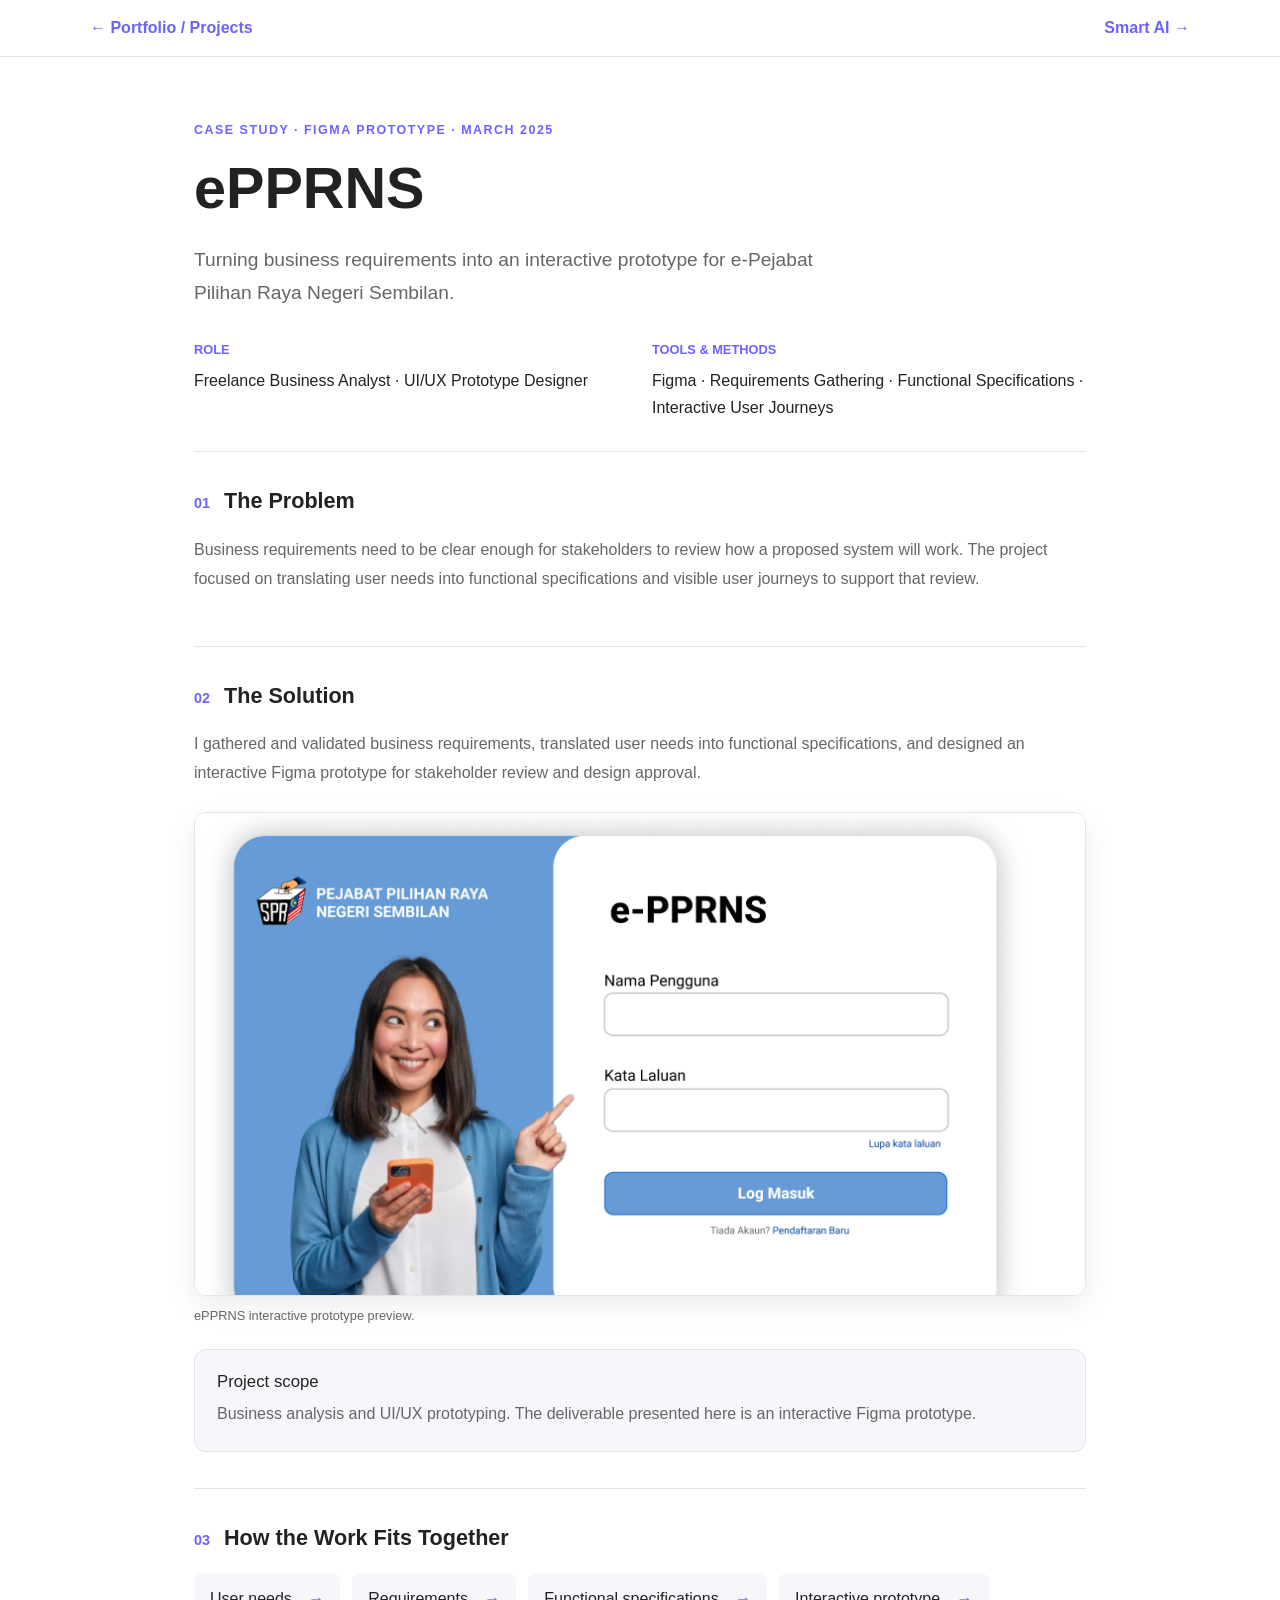
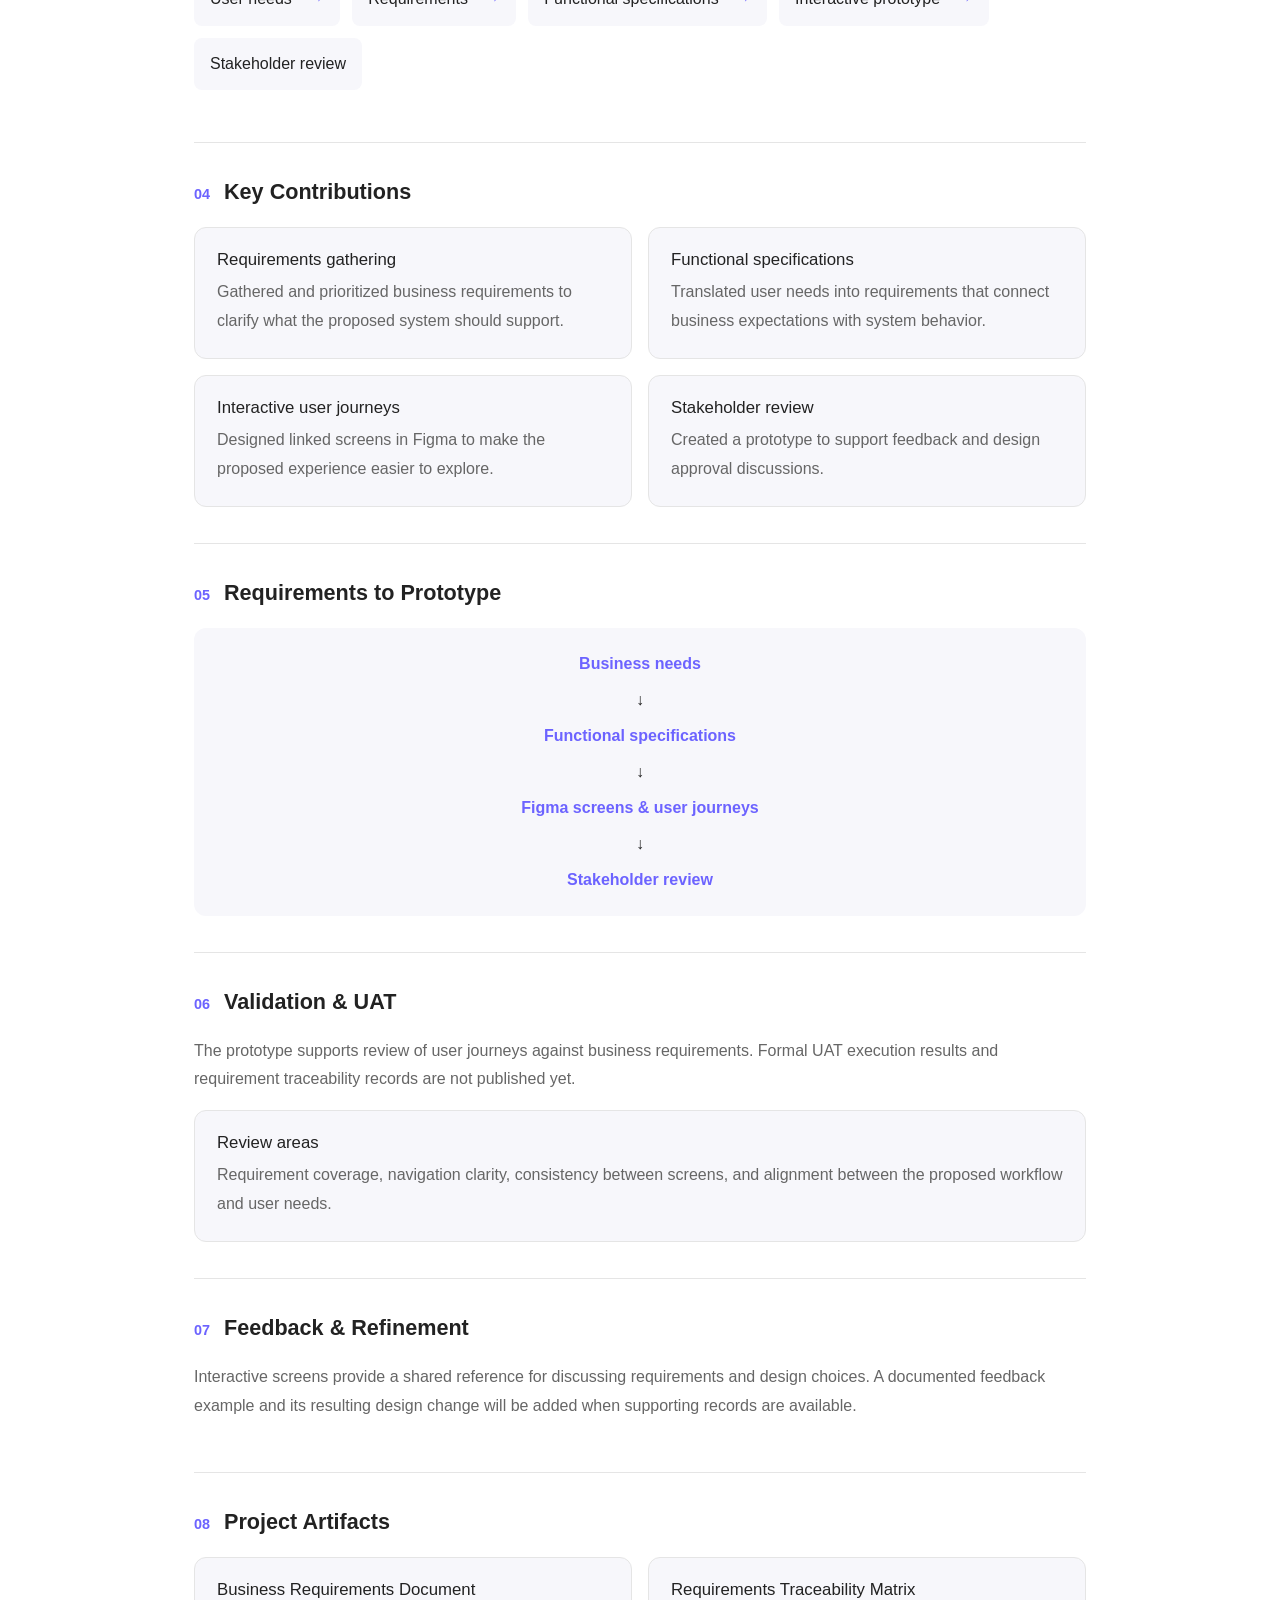
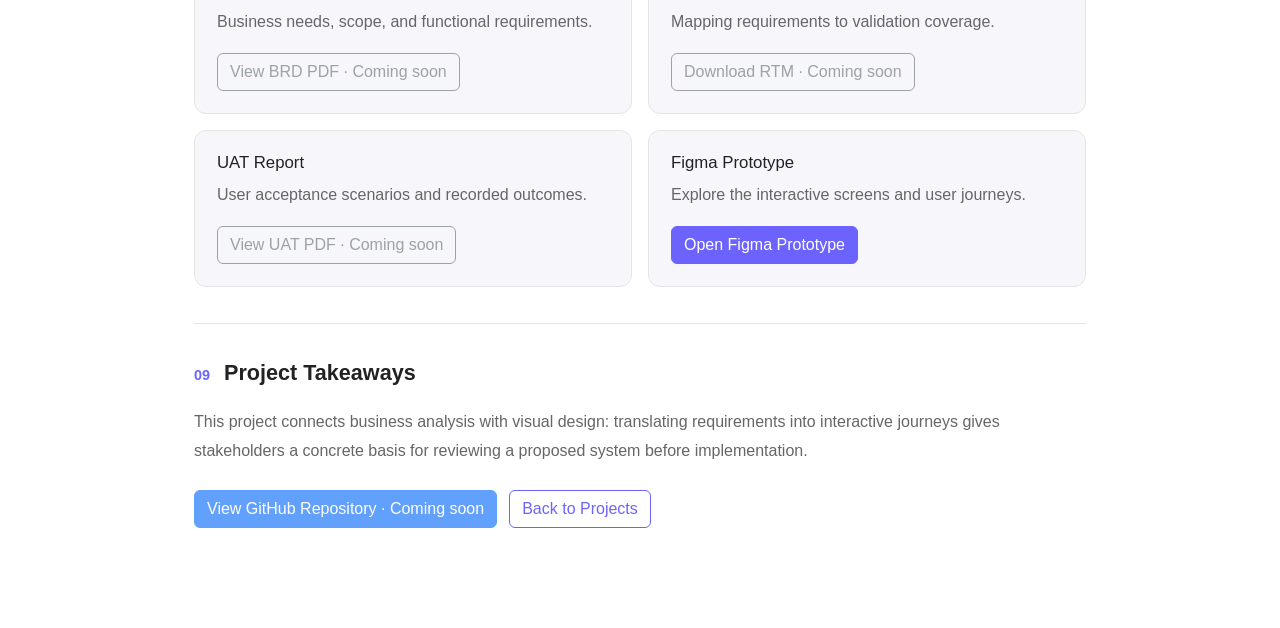
<file: epprns-case-study.html>
<!DOCTYPE html>
<html lang="en">
<head>
    <meta charset="UTF-8">
    <meta name="viewport" content="width=device-width, initial-scale=1.0">
    <meta name="description" content="ePPRNS case study: business requirements, user journeys, and an interactive Figma prototype by Shazana.">
    <title>ePPRNS Case Study | Shazana</title>
    <link rel="icon" href="assets/icons/favicon.svg" type="image/svg+xml">
    <link href="https://cdn.jsdelivr.net/npm/bootstrap@5.3.3/dist/css/bootstrap.min.css" rel="stylesheet">
    <link rel="stylesheet" href="assets/css/style.css">
    <link rel="stylesheet" href="assets/css/case-study.css">
</head>
<body>
    <nav class="case-nav" aria-label="Case study navigation"><div class="container case-nav-inner"><a href="index.html#projects">&larr; Portfolio / Projects</a><a href="smart-ai-case-study.html">Smart AI &rarr;</a></div></nav>
    <main class="case-main">
        <header class="case-hero">
            <p class="case-eyebrow">Case Study · Figma Prototype · March 2025</p>
            <h1>ePPRNS</h1>
            <p class="case-lead">Turning business requirements into an interactive prototype for e-Pejabat Pilihan Raya Negeri Sembilan.</p>
            <dl class="case-meta"><div><dt>Role</dt><dd>Freelance Business Analyst · UI/UX Prototype Designer</dd></div><div><dt>Tools &amp; Methods</dt><dd>Figma · Requirements Gathering · Functional Specifications · Interactive User Journeys</dd></div></dl>
        </header>
        <section class="case-section"><h2><span>01</span>The Problem</h2><p>Business requirements need to be clear enough for stakeholders to review how a proposed system will work. The project focused on translating user needs into functional specifications and visible user journeys to support that review.</p></section>
        <section class="case-section"><h2><span>02</span>The Solution</h2><p>I gathered and validated business requirements, translated user needs into functional specifications, and designed an interactive Figma prototype for stakeholder review and design approval.</p><figure class="case-shot"><a href="assets/images/ePPRNS.png" target="_blank" rel="noopener noreferrer"><img src="assets/images/ePPRNS.png" alt="ePPRNS prototype home page" loading="lazy"></a><figcaption>ePPRNS interactive prototype preview.</figcaption></figure><div class="case-panel"><h3>Project scope</h3><p>Business analysis and UI/UX prototyping. The deliverable presented here is an interactive Figma prototype.</p></div></section>
        <section class="case-section"><h2><span>03</span>How the Work Fits Together</h2><ol class="case-flow"><li>User needs</li><li>Requirements</li><li>Functional specifications</li><li>Interactive prototype</li><li>Stakeholder review</li></ol></section>
        <section class="case-section"><h2><span>04</span>Key Contributions</h2><div class="case-features"><div class="case-panel"><h3>Requirements gathering</h3><p>Gathered and prioritized business requirements to clarify what the proposed system should support.</p></div><div class="case-panel"><h3>Functional specifications</h3><p>Translated user needs into requirements that connect business expectations with system behavior.</p></div><div class="case-panel"><h3>Interactive user journeys</h3><p>Designed linked screens in Figma to make the proposed experience easier to explore.</p></div><div class="case-panel"><h3>Stakeholder review</h3><p>Created a prototype to support feedback and design approval discussions.</p></div></div></section>
        <section class="case-section"><h2><span>05</span>Requirements to Prototype</h2><div class="case-architecture"><strong>Business needs</strong><span aria-hidden="true">↓</span><strong>Functional specifications</strong><span aria-hidden="true">↓</span><strong>Figma screens &amp; user journeys</strong><span aria-hidden="true">↓</span><strong>Stakeholder review</strong></div></section>
        <section class="case-section"><h2><span>06</span>Validation &amp; UAT</h2><p>The prototype supports review of user journeys against business requirements. Formal UAT execution results and requirement traceability records are not published yet.</p><div class="case-panel"><h3>Review areas</h3><p>Requirement coverage, navigation clarity, consistency between screens, and alignment between the proposed workflow and user needs.</p></div></section>
        <section class="case-section"><h2><span>07</span>Feedback &amp; Refinement</h2><p>Interactive screens provide a shared reference for discussing requirements and design choices. A documented feedback example and its resulting design change will be added when supporting records are available.</p></section>
        <section class="case-section"><h2><span>08</span>Project Artifacts</h2><div class="case-artifacts">
            <div class="case-panel"><h3>Business Requirements Document</h3><p>Business needs, scope, and functional requirements.</p><button class="btn btn-outline-secondary" disabled>View BRD PDF · Coming soon</button></div>
            <div class="case-panel"><h3>Requirements Traceability Matrix</h3><p>Mapping requirements to validation coverage.</p><button class="btn btn-outline-secondary" disabled>Download RTM · Coming soon</button></div>
            <div class="case-panel"><h3>UAT Report</h3><p>User acceptance scenarios and recorded outcomes.</p><button class="btn btn-outline-secondary" disabled>View UAT PDF · Coming soon</button></div>
            <div class="case-panel"><h3>Figma Prototype</h3><p>Explore the interactive screens and user journeys.</p><a class="btn btn-primary" href="https://www.figma.com/proto/hnPzSqbMrYh3J8zQtSMsj2/e-PPRNS?node-id=0-1&amp;t=IgnOb6sXZpZRnJYt-1" target="_blank" rel="noopener noreferrer">Open Figma Prototype</a></div>
        </div></section>
        <section class="case-section"><h2><span>09</span>Project Takeaways</h2><p>This project connects business analysis with visual design: translating requirements into interactive journeys gives stakeholders a concrete basis for reviewing a proposed system before implementation.</p><div class="case-actions"><button class="btn btn-primary" disabled>View GitHub Repository · Coming soon</button><a class="btn btn-outline-primary" href="index.html#projects">Back to Projects</a></div></section>
    </main>
    <script src="assets/js/main.js"></script>
</body>
</html>
</file>
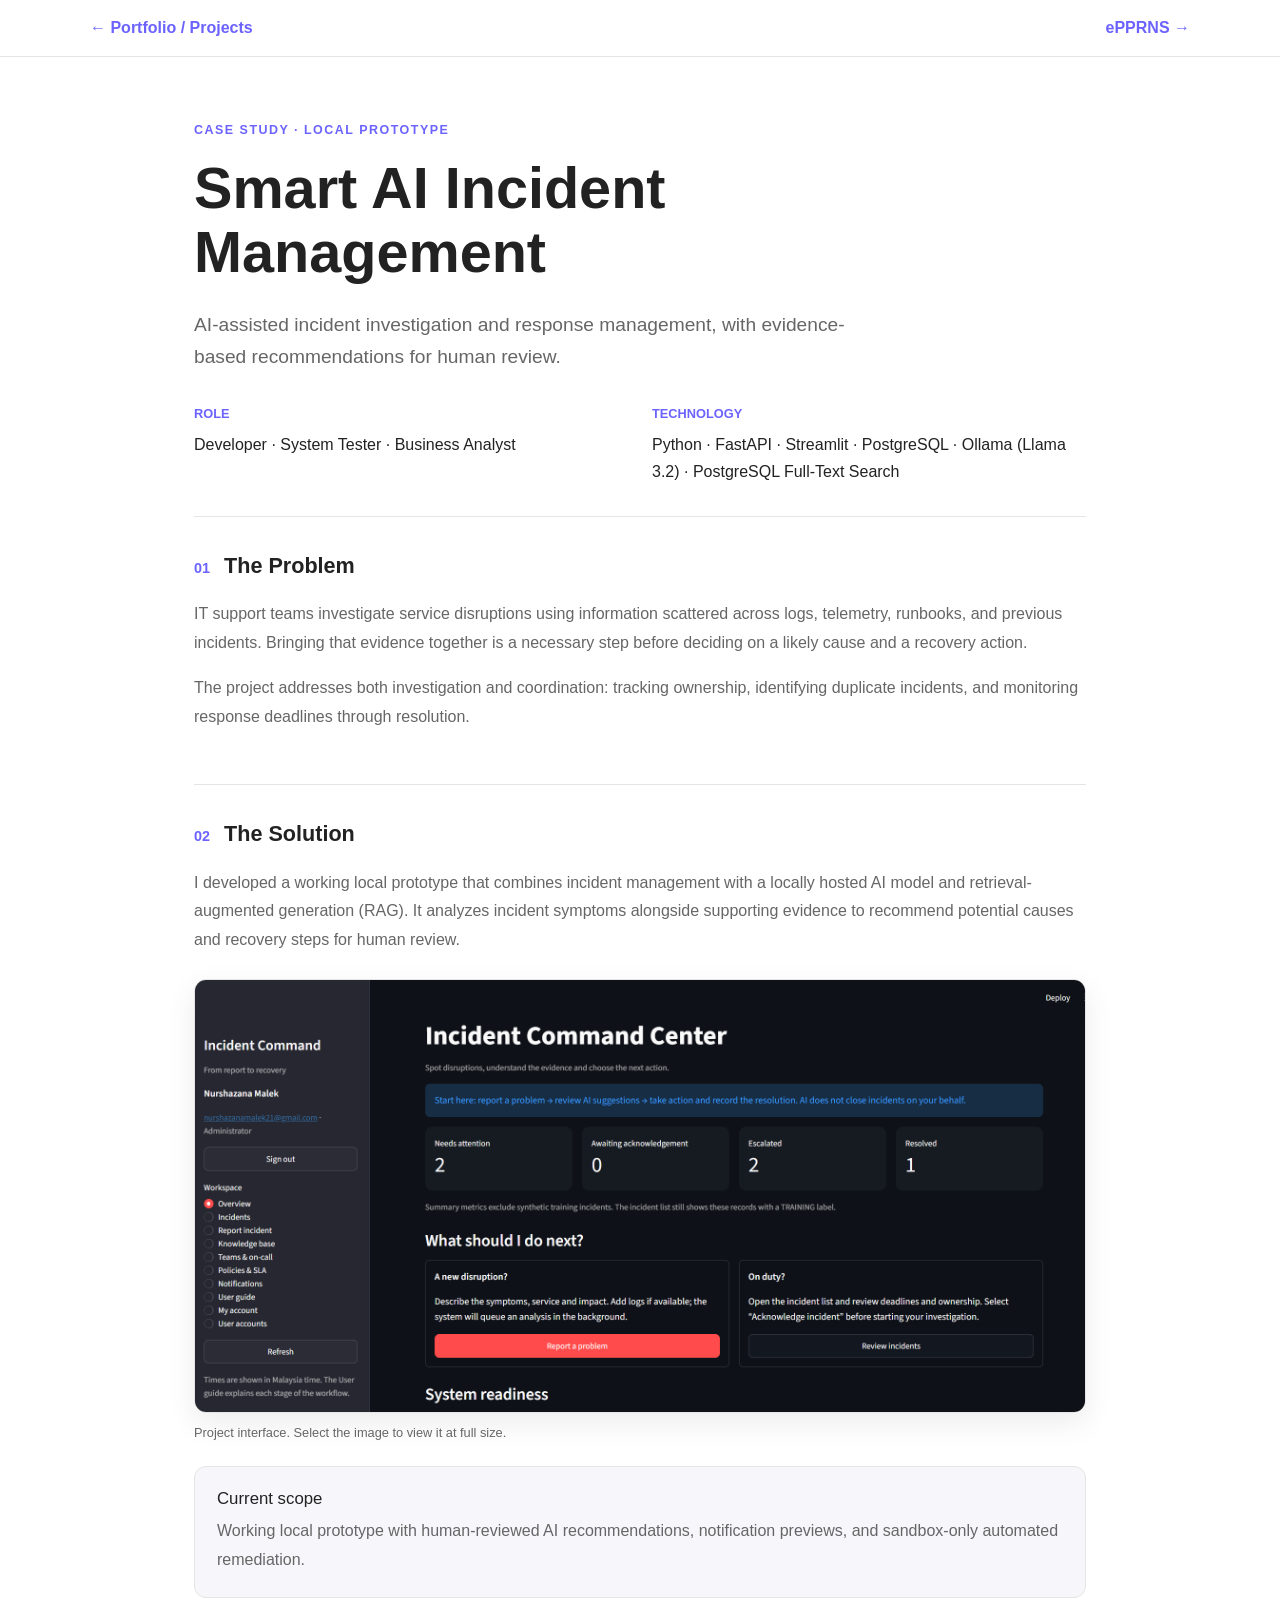
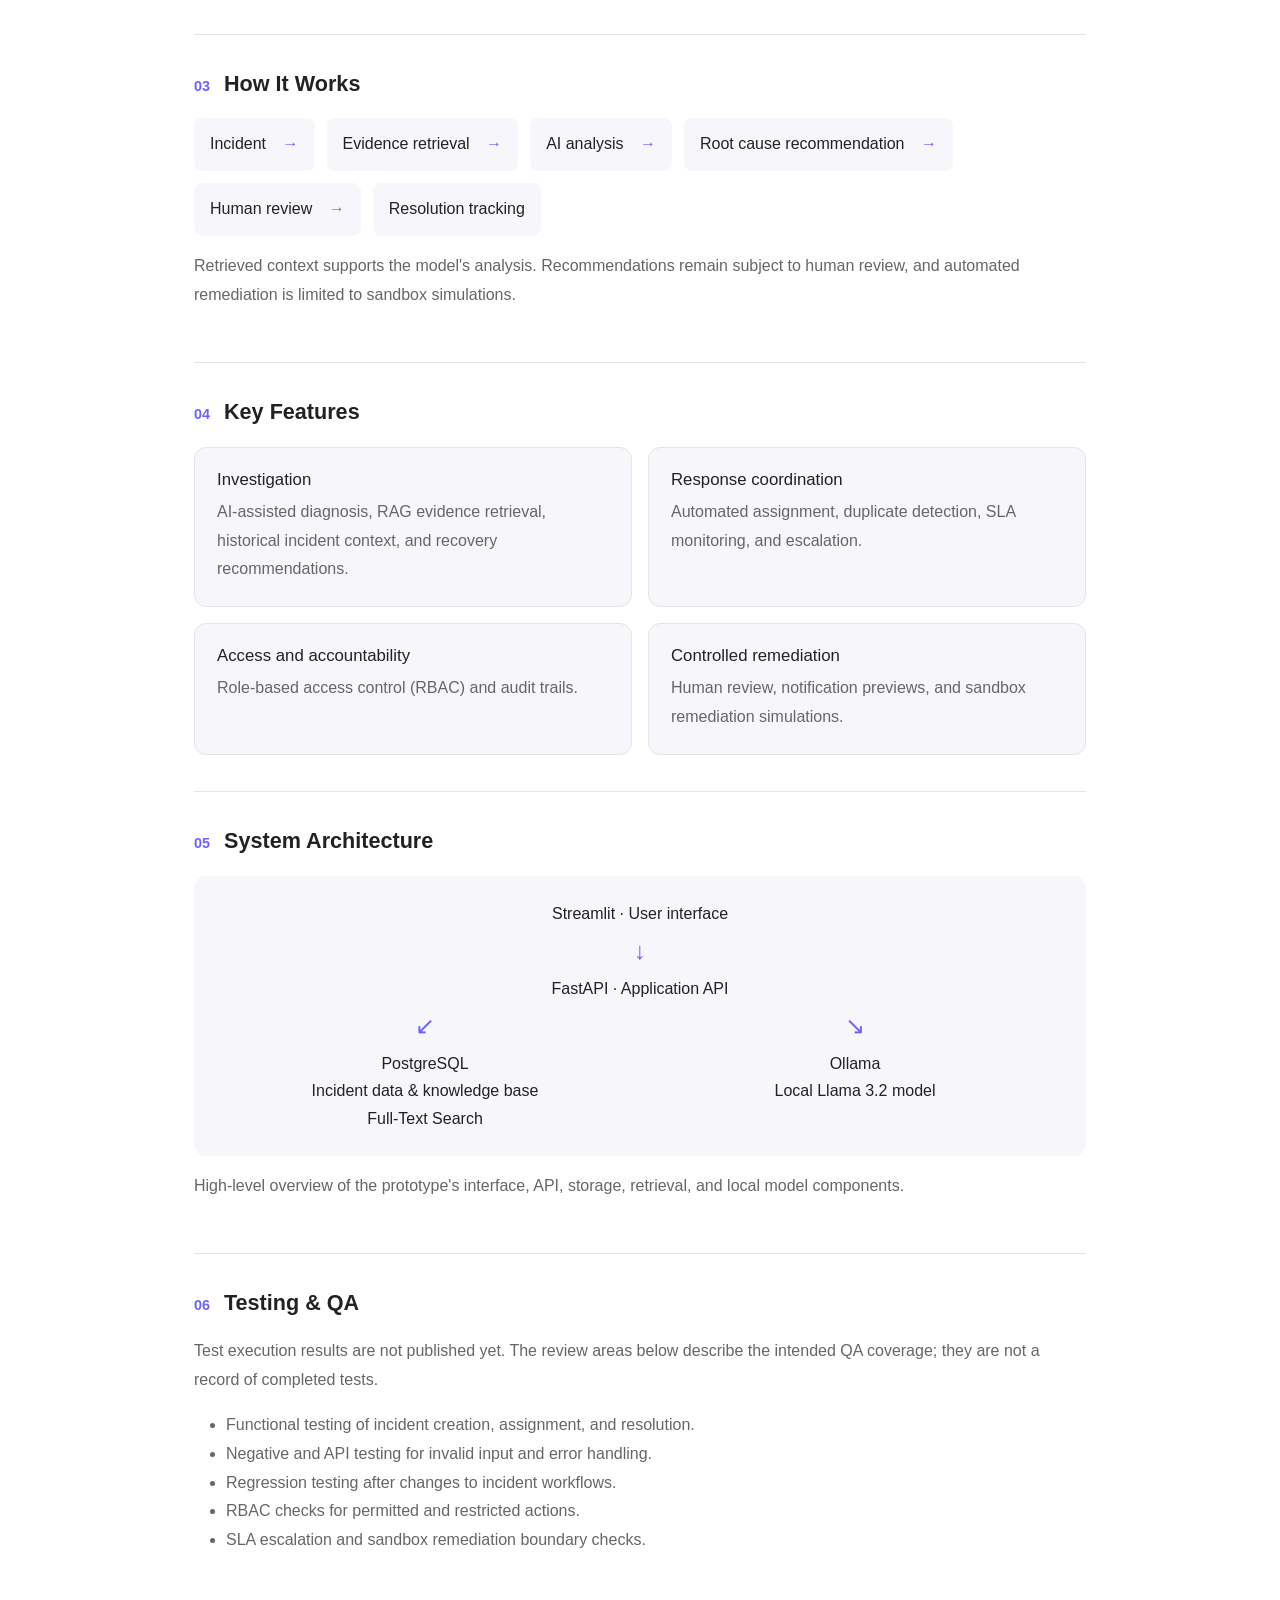
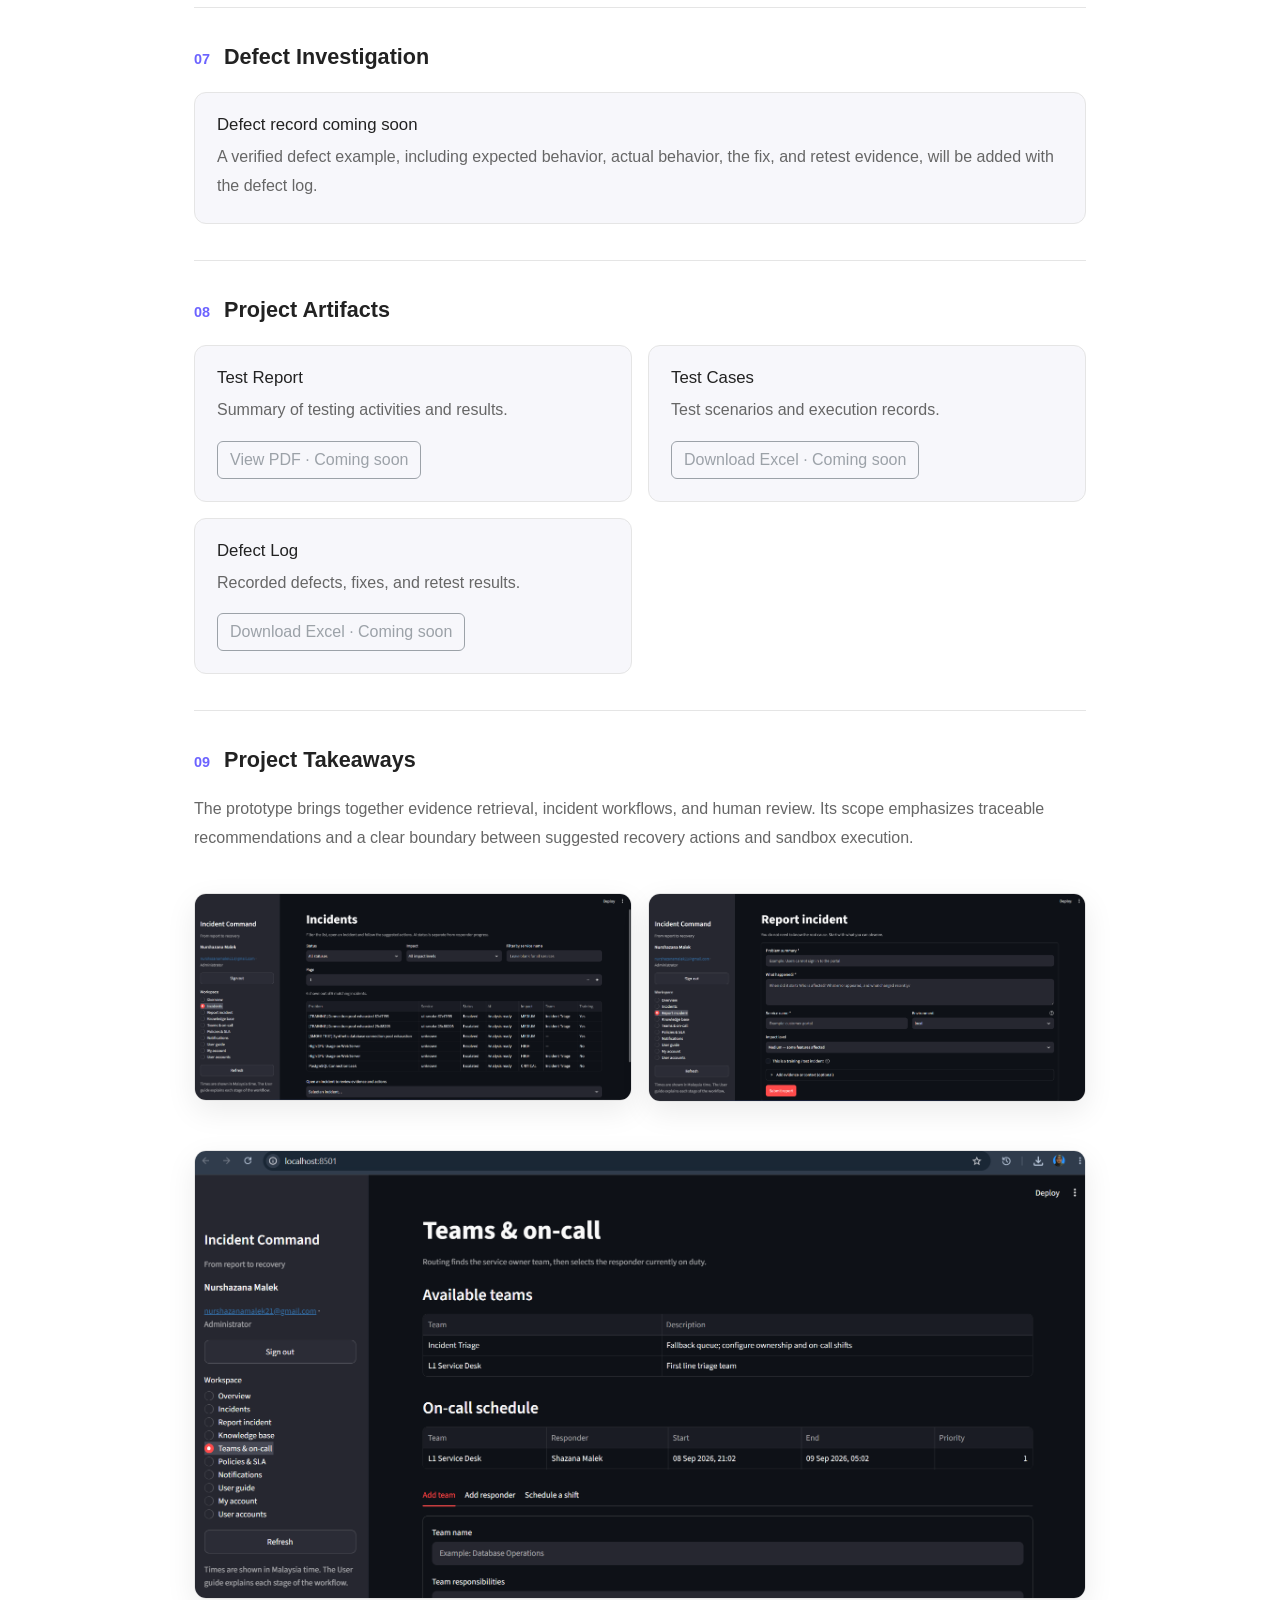
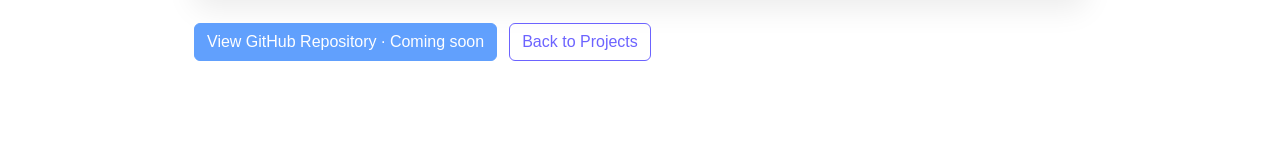
<file: smart-ai-case-study.html>
<!DOCTYPE html>
<html lang="en">
<head>
    <meta charset="UTF-8">
    <meta name="viewport" content="width=device-width, initial-scale=1.0">
    <meta name="description" content="Smart AI Incident Management: a local AI-assisted incident investigation and response management prototype by Shazana.">
    <title>Smart AI Case Study | Shazana</title>
    <link rel="icon" href="assets/icons/favicon.svg" type="image/svg+xml">
    <link href="https://cdn.jsdelivr.net/npm/bootstrap@5.3.3/dist/css/bootstrap.min.css" rel="stylesheet">
    <link rel="stylesheet" href="assets/css/style.css">
    <link rel="stylesheet" href="assets/css/case-study.css">
</head>
<body>
    <nav class="case-nav" aria-label="Case study navigation"><div class="container case-nav-inner">
        <a href="index.html#projects">&larr; Portfolio / Projects</a>
        <a href="epprns-case-study.html">ePPRNS &rarr;</a>
    </div></nav>
    <main class="case-main">
        <header class="case-hero">
            <p class="case-eyebrow">Case Study · Local Prototype</p>
            <h1>Smart AI Incident Management</h1>
            <p class="case-lead">AI-assisted incident investigation and response management, with evidence-based recommendations for human review.</p>
            <dl class="case-meta">
                <div><dt>Role</dt><dd>Developer · System Tester · Business Analyst</dd></div>
                <div><dt>Technology</dt><dd>Python · FastAPI · Streamlit · PostgreSQL · Ollama (Llama 3.2) · PostgreSQL Full-Text Search</dd></div>
            </dl>
        </header>
        <section class="case-section">
            <h2><span>01</span>The Problem</h2>
            <p>IT support teams investigate service disruptions using information scattered across logs, telemetry, runbooks, and previous incidents. Bringing that evidence together is a necessary step before deciding on a likely cause and a recovery action.</p>
            <p>The project addresses both investigation and coordination: tracking ownership, identifying duplicate incidents, and monitoring response deadlines through resolution.</p>
        </section>
        <section class="case-section">
            <h2><span>02</span>The Solution</h2>
            <p>I developed a working local prototype that combines incident management with a locally hosted AI model and retrieval-augmented generation (RAG). It analyzes incident symptoms alongside supporting evidence to recommend potential causes and recovery steps for human review.</p>
            <figure class="case-shot"><a href="assets/images/side1.png" target="_blank" rel="noopener noreferrer"><img src="assets/images/side1.png" alt="Smart AI incident management interface" loading="lazy"></a><figcaption>Project interface. Select the image to view it at full size.</figcaption></figure>
            <div class="case-panel"><h3>Current scope</h3><p>Working local prototype with human-reviewed AI recommendations, notification previews, and sandbox-only automated remediation.</p></div>
        </section>
        <section class="case-section">
            <h2><span>03</span>How It Works</h2>
            <ol class="case-flow"><li>Incident</li><li>Evidence retrieval</li><li>AI analysis</li><li>Root cause recommendation</li><li>Human review</li><li>Resolution tracking</li></ol>
            <p>Retrieved context supports the model's analysis. Recommendations remain subject to human review, and automated remediation is limited to sandbox simulations.</p>
        </section>
        <section class="case-section">
            <h2><span>04</span>Key Features</h2>
            <div class="case-features">
                <div class="case-panel"><h3>Investigation</h3><p>AI-assisted diagnosis, RAG evidence retrieval, historical incident context, and recovery recommendations.</p></div>
                <div class="case-panel"><h3>Response coordination</h3><p>Automated assignment, duplicate detection, SLA monitoring, and escalation.</p></div>
                <div class="case-panel"><h3>Access and accountability</h3><p>Role-based access control (RBAC) and audit trails.</p></div>
                <div class="case-panel"><h3>Controlled remediation</h3><p>Human review, notification previews, and sandbox remediation simulations.</p></div>
            </div>
        </section>
        <section class="case-section">
            <h2><span>05</span>System Architecture</h2>
            <div class="case-architecture" aria-label="Streamlit interface connects to FastAPI, which coordinates PostgreSQL storage and retrieval with the local Ollama model.">
                <div class="architecture-node">Streamlit · User interface</div><span class="architecture-arrow" aria-hidden="true">↓</span>
                <div class="architecture-node">FastAPI · Application API</div>
                <div class="architecture-branches">
                    <div class="architecture-branch">
                        <span class="architecture-arrow" aria-hidden="true">↙</span>
                        <div class="architecture-node">PostgreSQL<br>Incident data &amp; knowledge base<br>Full-Text Search</div>
                    </div>
                    <div class="architecture-branch">
                        <span class="architecture-arrow" aria-hidden="true">↘</span>
                        <div class="architecture-node">Ollama<br>Local Llama 3.2 model</div>
                    </div>
                </div>
            </div>
            <p class="mt-3">High-level overview of the prototype's interface, API, storage, retrieval, and local model components.</p>
        </section>
        <section class="case-section">
            <h2><span>06</span>Testing &amp; QA</h2>
            <p>Test execution results are not published yet. The review areas below describe the intended QA coverage; they are not a record of completed tests.</p>
            <ul><li>Functional testing of incident creation, assignment, and resolution.</li><li>Negative and API testing for invalid input and error handling.</li><li>Regression testing after changes to incident workflows.</li><li>RBAC checks for permitted and restricted actions.</li><li>SLA escalation and sandbox remediation boundary checks.</li></ul>
        </section>
        <section class="case-section">
            <h2><span>07</span>Defect Investigation</h2>
            <div class="case-panel"><h3>Defect record coming soon</h3><p>A verified defect example, including expected behavior, actual behavior, the fix, and retest evidence, will be added with the defect log.</p></div>
        </section>
        <section class="case-section">
            <h2><span>08</span>Project Artifacts</h2>
            <div class="case-artifacts">
                <div class="case-panel"><h3>Test Report</h3><p>Summary of testing activities and results.</p><button class="btn btn-outline-secondary" disabled>View PDF · Coming soon</button></div>
                <div class="case-panel"><h3>Test Cases</h3><p>Test scenarios and execution records.</p><button class="btn btn-outline-secondary" disabled>Download Excel · Coming soon</button></div>
                <div class="case-panel"><h3>Defect Log</h3><p>Recorded defects, fixes, and retest results.</p><button class="btn btn-outline-secondary" disabled>Download Excel · Coming soon</button></div>
            </div>
        </section>
        <section class="case-section">
            <h2><span>09</span>Project Takeaways</h2>
            <p>The prototype brings together evidence retrieval, incident workflows, and human review. Its scope emphasizes traceable recommendations and a clear boundary between suggested recovery actions and sandbox execution.</p>
            <div class="case-features">
                <figure class="case-shot"><a href="assets/images/side2.png" target="_blank" rel="noopener noreferrer"><img src="assets/images/side2.png" alt="Smart AI project screenshot 2" loading="lazy"></a></figure>
                <figure class="case-shot"><a href="assets/images/side3.png" target="_blank" rel="noopener noreferrer"><img src="assets/images/side3.png" alt="Smart AI project screenshot 3" loading="lazy"></a></figure>
            </div>
            <figure class="case-shot"><a href="assets/images/side4.png" target="_blank" rel="noopener noreferrer"><img src="assets/images/side4.png" alt="Smart AI project screenshot 4" loading="lazy"></a></figure>
            <div class="case-actions"><button class="btn btn-primary" disabled>View GitHub Repository · Coming soon</button><a class="btn btn-outline-primary" href="index.html#projects">Back to Projects</a></div>
        </section>
    </main>
    <script src="assets/js/main.js"></script>
</body>
</html>
</file>
<file: assets/css/style.css>
:root {
    --primary: #6c63ff;
    --primary-dark: #554dc9;

    --background: #ffffff;
    --background-alt: #f7f7fb;

    --text: #222222;
    --text-light: #666666;

    --border: #e5e5e5;

    --card-background: #ffffff;

    --shadow:
        0 10px 30px rgba(0, 0, 0, 0.08);

    --transition: 0.3s ease;
}


/* =========================
   DARK MODE
========================= */

body.dark-mode {

    --background: #121212;
    --background-alt: #181818;

    --text: #f5f5f5;
    --text-light: #b5b5b5;

    --border: #303030;

    --card-background: #1e1e1e;

    --shadow:
        0 10px 30px rgba(0, 0, 0, 0.3);
}


/* =========================
   GENERAL
========================= */

html {
    scroll-behavior: smooth;
    scroll-padding-top: 80px;
}


body {
    margin: 0;

    font-family:
        "Aptos Display",
        Aptos,
        "Segoe UI",
        Arial,
        sans-serif;

    background: var(--background);

    color: var(--text);

    transition:
        background var(--transition),
        color var(--transition);
}


a {
    text-decoration: none;
}


.container {
    max-width: 1100px;
}


/* =========================
   NAVBAR
========================= */

.navbar {
    background: var(--background);

    border-bottom:
        1px solid var(--border);

    transition:
        background var(--transition);
}


.navbar-brand {
    font-size: 1.5rem;

    font-weight: 700;

    color: var(--text);
}


.navbar-brand span {
    color: var(--primary);
}


.navbar-menu {
    display: flex;

    align-items: center;

    gap: 25px;
}


.nav-link {
    color: var(--text);

    font-weight: 500;

    position: relative;

    transition: color var(--transition);
}


.nav-link:hover,
.nav-link.active {
    color: var(--primary);
}


.nav-link::after {
    content: "";

    position: absolute;

    left: 0;

    bottom: -5px;

    width: 0;

    height: 2px;

    background: var(--primary);

    transition: width var(--transition);
}


.nav-link:hover::after,
.nav-link.active::after {
    width: 100%;
}


.theme-button {
    border: none;

    background: transparent;

    color: var(--text);

    font-size: 1.1rem;

    cursor: pointer;

    transition: color var(--transition);
}


.theme-button:hover {
    color: var(--primary);
}


.navbar-toggler {
    border: none;

    color: var(--text);

    font-size: 1.3rem;
}


.navbar-toggler:focus {
    box-shadow: none;
}


/* =========================
   HERO
========================= */

.hero {
    min-height: 100vh;

    display: flex;

    align-items: center;

    padding-top: 80px;
}


.hero-content {
    display: grid;

    grid-template-columns:
        1fr 350px;

    gap: 80px;

    align-items: center;
}


.hero-intro {
    color: var(--primary);

    font-size: 1.2rem;

    font-weight: 600;

    margin-bottom: 10px;
}


.hero h1 {
    font-size: clamp(3rem, 7vw, 5rem);

    font-weight: 800;

    margin-bottom: 10px;
}


.hero h2 {
    font-size: clamp(1.5rem, 3vw, 2.2rem);

    color: var(--text-light);

    font-weight: 600;

    margin-bottom: 25px;
}


.hero-description {
    text-align: inherit;

    color: var(--text-light);

    font-size: 1.1rem;

    line-height: 1.8;

    max-width: 600px;
}


.hero-buttons {
    display: flex;

    gap: 15px;

    margin-top: 30px;
}


.btn-primary {
    background: var(--primary);

    border-color: var(--primary);
}


.btn-primary:hover {
    background: var(--primary-dark);

    border-color: var(--primary-dark);
}


.btn-outline-primary {
    color: var(--primary);

    border-color: var(--primary);
}


.btn-outline-primary:hover {
    background: var(--primary);

    border-color: var(--primary);

    color: white;
}


.social-links {
    display: flex;

    gap: 20px;

    margin-top: 30px;
}


.social-links a {
    color: var(--text);

    font-size: 1.4rem;

    transition:
        color var(--transition),
        transform var(--transition);
}


.social-links a:hover {
    color: var(--primary);

    transform: translateY(-3px);
}

.availability-status {
    display: inline-flex;
    align-items: center;
    gap: 8px;
    margin: 0 0 20px;
    color: var(--text-light);
    font-size: 0.95rem;
    font-weight: 600;
}

.availability-status span {
    width: 9px;
    height: 9px;
    border-radius: 50%;
    background: #22c55e;
    box-shadow: 0 0 0 4px rgba(34, 197, 94, 0.15);
}


/* =========================
   PROFILE IMAGE
========================= */

.hero-image {
    display: flex;

    justify-content: center;
}


.profile-circle {
    width: 300px;

    height: 300px;

    border-radius: 50%;

    padding: 8px;

    background: var(--primary);

    box-shadow: var(--shadow);
}


.profile-circle img {
    width: 100%;

    height: 100%;

    object-fit: cover;

    border-radius: 50%;

    display: block;
}


/* =========================
   SECTIONS
========================= */

.section {
    padding: 100px 0;
}


.section-alt {
    background: var(--background-alt);
}


.section-heading {
    display: flex;

    align-items: center;

    gap: 15px;

    margin-bottom: 50px;
}


.section-heading span {
    color: var(--primary);

    font-weight: 700;
}


.section-heading h2 {
    font-size: 2.5rem;

    font-weight: 700;

    margin: 0;
}


/* =========================
   ABOUT
========================= */

.about-content {
    text-align: left;
    display: grid;

    grid-template-columns:
        1fr 1fr;

    gap: 60px;

    align-items: start;
}


.about-text p {
    color: var(--text-light);

    line-height: 1.8;

    font-size: 1.05rem;

    margin-bottom: 20px;
}


.about-focus {
    margin-top: 28px;
    padding-top: 22px;
    border-top: 1px solid var(--border);
}

.about-focus h3 {
    margin-bottom: 16px;
    color: var(--text-light);
    font-size: 0.75rem;
    font-weight: 700;
    letter-spacing: 0.1em;
    text-transform: uppercase;
}

.about-focus-list {
    display: grid;
    grid-template-columns: repeat(2, minmax(0, 1fr));
    gap: 12px 16px;
    padding: 0;
    margin: 0;
    list-style: none;
}

.about-focus-list li {
    display: flex;
    align-items: baseline;
    gap: 9px;
    font-size: 0.9rem;
    font-weight: 500;
}

.about-focus-list i {
    color: var(--primary);
    font-size: 0.8rem;
    flex-shrink: 0;
}

@media (max-width: 380px) {
    .about-focus-list {
        grid-template-columns: 1fr;
    }
}

.about-info {
    display: grid;

    gap: 20px;
}


.info-card {
    background: var(--card-background);

    border: 1px solid var(--border);

    padding: 30px;

    border-radius: 12px;

    box-shadow: var(--shadow);
}


.info-card i {
    color: var(--primary);

    font-size: 1.8rem;

    margin-bottom: 15px;
}


.info-card h3 {
    font-size: 1.2rem;

    margin-bottom: 10px;
}


.info-card p {
    color: var(--text-light);

    margin: 0;

    line-height: 1.6;
}


/* =========================
   SKILLS
========================= */

.skill-categories {
    display: grid;
    grid-template-columns: repeat(2, minmax(0, 1fr));
    gap: 24px;
}

.skill-category {
    padding: 24px;
    background: var(--card-background);
    border: 1px solid var(--border);
    border-radius: 12px;
    box-shadow: var(--shadow);
}

.skill-category h3 {
    display: flex;
    align-items: center;
    gap: 12px;
    margin-bottom: 18px;
    font-size: 1.15rem;
    line-height: 1.4;
}

.skill-category h3 i {
    color: var(--primary);
}

.skill-category-list {
    display: flex;
    flex-wrap: wrap;
    gap: 8px;
    padding: 0;
    margin: 0;
    list-style: none;
}

.skill-category-list li {
    padding: 7px 11px;
    border-radius: 6px;
    background: var(--background-alt);
    color: var(--text);
    font-size: 0.9rem;
    overflow-wrap: anywhere;
}

@media (max-width: 575px) {
    .skill-categories {
        grid-template-columns: 1fr;
        gap: 16px;
    }

    .skill-category {
        padding: 20px;
    }
}

.skills-grid {
    display: grid;

    grid-template-columns:repeat(auto-fit, minmax(180px, 1fr));

    gap: 1rem;
}


.skill-card {
    display: flex;
    align-items: center;
    justify-content: center;
    gap: 12px;
    padding: 10px 8px;
    background: var(--card-background);
    border: 1px solid var(--border);
    border-radius: 10px;
    font-size: 0.8rem;
    text-align: center;
    transition: transform var(--transition), box-shadow var(--transition);
}


.skill-card:hover {
    transform: translateY(-5px);

    box-shadow: var(--shadow);
}


.skill-card i {
    color: var(--primary);
    font-size: 1.8rem;
}

.skill-svg {
    width: 1.8rem;
    height: 1.8rem;
    display: block;
    flex-shrink: 0;
}


/* =========================
   PROJECTS
========================= */

.projects-grid {
    display: grid;

    grid-template-columns:
        repeat(4, 1fr);

    gap: 25px;
}


.project-card {
    background: var(--card-background);

    border: 1px solid var(--border);

    border-radius: 12px;

    padding: 30px;

    display: flex;

    flex-direction: column;

    min-height: 350px;

    box-shadow: var(--shadow);

    transition:
        transform var(--transition),
        box-shadow var(--transition);
}


.project-card:hover {
    transform: translateY(-8px);

    box-shadow: 0 16px 35px rgba(108, 99, 255, 0.18);
}


.project-icon {
    color: var(--primary);

    font-size: 2rem;

    margin-bottom: 25px;

    transition: transform var(--transition);
}

.project-card:hover .project-icon {
    transform: scale(1.08) rotate(-4deg);
}


.project-card h3 {
    margin-bottom: 15px;
}


.project-card p {
    color: var(--text-light);

    line-height: 1.7;

    flex-grow: 1;
}


.technology-list {
    display: flex;

    flex-wrap: wrap;

    gap: 8px;

    margin: 20px 0;
}


.technology-list span {
    background: var(--background-alt);

    color: var(--primary);

    padding: 5px 10px;

    border-radius: 5px;

    font-size: 0.8rem;

    font-weight: 600;

    transition: transform var(--transition), background var(--transition), color var(--transition);
}

.project-card:hover .technology-list span {
    background: var(--primary);
    color: #ffffff;
    transform: translateY(-2px);
}


.project-link {
    color: var(--primary);

    font-weight: 600;

    transition: color var(--transition);
}


.project-link:hover {
    color: var(--primary-dark);
}


/* =========================
   CONTACT
========================= */

.contact-container {
    max-width: 700px;

    margin: auto;

    text-align: center;
}


.contact-container .section-heading {
    justify-content: center;
}


.contact-description {
    color: var(--text-light);

    line-height: 1.8;

    font-size: 1.1rem;
}


.contact-buttons {
    display: flex;

    justify-content: center;

    gap: 15px;

    margin-top: 30px;
}


/* =========================
   FOOTER
========================= */

footer {
    background: var(--background);

    border-top: 1px solid var(--border);

    padding: 30px 0;

    text-align: center;
}


footer p {
    margin: 5px 0;
}


.footer-small {
    color: var(--text-light);

    font-size: 0.9rem;
}


/* =========================
   SCROLL ANIMATION
========================= */

.reveal {
    opacity: 0;

    transform: translateY(30px);

    transition:
        opacity 0.7s ease,
        transform 0.7s ease;
}


.reveal.show {
    opacity: 1;

    transform: translateY(0);
}


/* =========================
   MOBILE
========================= */

@media (max-width: 991px) {

    .navbar-menu {
        display: none;

        flex-direction: column;

        align-items: flex-start;

        padding: 20px 0;
    }


    .navbar-menu.show {
        display: flex;
    }


    .hero-content {
        grid-template-columns: 1fr;

        text-align: center;

        gap: 50px;
    }


    .hero-description {
        margin: auto;
    }


    .hero-buttons,
    .social-links {
        justify-content: center;
    }


    .hero-image {
        order: -1;
    }


    .profile-circle {
        width: 220px;

        height: 220px;
    }


    .about-content {
        grid-template-columns: 1fr;
    }


    .skills-grid {
        grid-template-columns:
            repeat(2, 1fr);
    }


    .projects-grid {
        grid-template-columns: 1fr;
    }

}


@media (max-width: 575px) {

    .section {
        padding: 70px 0;
    }

    .hero h1 {
        font-size: 3rem;
    }

    .hero h2 {
        font-size: 1.4rem;
    }

    .hero-buttons {
        flex-direction: column;
    }

    .skills-grid {
        grid-template-columns: repeat(2, 1fr);
        gap: 10px;
    }

    .skill-card {
        padding: 10px 8px;
        font-size: 0.8rem;
    }

    .contact-buttons {
        flex-direction: column;
    }

}
/* Light mode navbar styling */
.navbar {
    background-color: #ffffff; /* or your preferred light mode navbar background */
    transition: background-color 0.3s ease, color 0.3s ease;
}

/* Dark mode navbar styling */
body.dark-mode .navbar {
    background-color: #121212; /* your dark mode background color */
}

body.dark-mode .navbar .nav-link,
body.dark-mode .navbar .navbar-brand {
    color: #ffffff; /* makes navbar links visible in dark mode */
}

/* =========================
   PROJECT MODAL STYLES
========================= */

.project-modal-content {
    background-color: #1e1e24;
    color: #ffffff;
    border: 1px solid rgba(255, 255, 255, 0.1);
    border-radius: 12px;
    overflow: hidden;
    box-shadow: 0 10px 30px rgba(0, 0, 0, 0.5);
}

.project-modal-header {
    background-color: #141418;
    border-bottom: 1px solid rgba(255, 255, 255, 0.08);
    padding: 12px 20px;
}

.window-dots .dot {
    width: 12px;
    height: 12px;
    border-radius: 50%;
    display: inline-block;
}

.dot-red { background-color: #ff5f56; }
.dot-yellow { background-color: #ffbd2e; }
.dot-green { background-color: #27c93f; }

.project-modal-desc {
    color: #cccccc;
    font-size: 0.95rem;
    line-height: 1.6;
}

.project-modal-img-wrapper img {
    border: 1px solid rgba(255, 255, 255, 0.1);
    box-shadow: 0 4px 15px rgba(0, 0, 0, 0.3);
}

/* Light mode support for modals */
body:not(.dark-mode) .project-modal-content {
    background-color: #25252b;
    color: #ffffff;
}
/* =========================
   PROJECTS GRID (4 COLUMNS)
========================= */

.projects-grid {
    display: grid;
    grid-template-columns: repeat(4, 1fr);
    gap: 1.5rem;
}

/* Responsive adjustments for tablets and mobile */
@media (max-width: 991px) {
    .projects-grid {
        grid-template-columns: repeat(2, 1fr); /* 2 per row on tablets */
    }
}

@media (max-width: 576px) {
    .projects-grid {
        grid-template-columns: 1fr; /* 1 per row on mobile phones */
    }
}

/* =========================
   CERTIFICATES SECTION (4 COLUMNS)
========================= */

.certificates-grid {
    display: grid;
    grid-template-columns: repeat(4, 1fr); /* 4 boxes per row */
    gap: 1.25rem;
}

.certificate-card {
    background-color: #ffffff;
    border-radius: 12px;
    border: 1px solid rgba(0, 0, 0, 0.08);
    overflow: hidden;
    transition: transform 0.3s ease, box-shadow 0.3s ease;
}

.certificate-card:hover {
    transform: translateY(-5px);
    box-shadow: 0 10px 20px rgba(0, 0, 0, 0.1);
}

.certificate-img-wrapper {
    position: relative;
    cursor: pointer;
    overflow: hidden;
    aspect-ratio: 4 / 3;
    background-color: #f8f9fa;
}

.certificate-img-wrapper img {
    width: 100%;
    height: 100%;
    object-fit: cover;
    transition: transform 0.3s ease;
}

.certificate-overlay {
    position: absolute;
    top: 0;
    left: 0;
    width: 100%;
    height: 100%;
    background-color: rgba(0, 0, 0, 0.6);
    color: #ffffff;
    display: flex;
    flex-direction: column;
    align-items: center;
    justify-content: center;
    gap: 6px;
    font-size: 0.85rem;
    opacity: 0;
    transition: opacity 0.3s ease;
}

.certificate-img-wrapper:hover img {
    transform: scale(1.05);
}

.certificate-img-wrapper:hover .certificate-overlay {
    opacity: 1;
}

.certificate-info {
    padding: 1rem;
}

.certificate-info h4 {
    font-size: 0.95rem;
    margin-bottom: 0.25rem;
    font-weight: 600;
}

.certificate-info .issuer {
    font-size: 0.8rem;
    color: #6c757d;
    margin-bottom: 0;
}

/* Modal styling for Certificates */
.cert-modal-content {
    background-color: #1e1e24;
    color: #ffffff;
    border-radius: 12px;
}

/* Dark mode styles */
body.dark-mode .certificate-card {
    background-color: #1e1e24;
    border-color: rgba(255, 255, 255, 0.08);
}

body.dark-mode .certificate-info h4 {
    color: #ffffff;
}

body.dark-mode .certificate-info .issuer {
    color: #a0a0a0;
}

/* Responsive grid rules */
@media (max-width: 1199px) {
    .certificates-grid {
        grid-template-columns: repeat(3, 1fr); /* 3 per row on laptops */
    }
}

@media (max-width: 991px) {
    .certificates-grid {
        grid-template-columns: repeat(2, 1fr); /* 2 per row on tablets */
    }
}

@media (max-width: 576px) {
    .certificates-grid {
        grid-template-columns: 1fr; /* 1 per row on mobile phones */
    }
}

/* =========================
   PAGE LOADER & BACK TO TOP
========================= */

.page-loader {
    position: fixed;
    inset: 0;
    z-index: 2000;
    display: grid;
    place-items: center;
    background: var(--background);
    transition: opacity 0.35s ease, visibility 0.35s ease;
}

.page-loader.is-hidden {
    opacity: 0;
    visibility: hidden;
}

.loader-spinner {
    width: 42px;
    height: 42px;
    border: 4px solid var(--border);
    border-top-color: var(--primary);
    border-radius: 50%;
    animation: spin 0.8s linear infinite;
}

@keyframes spin {
    to {
        transform: rotate(360deg);
    }
}

.back-to-top {
    position: fixed;
    right: 24px;
    bottom: 24px;
    z-index: 1000;
    min-height: 46px;
    padding: 0 16px;
    border: 0;
    border-radius: 999px;
    background: var(--primary);
    color: #ffffff;
    cursor: pointer;
    display: inline-flex;
    align-items: center;
    gap: 8px;
    font-size: 0.85rem;
    font-weight: 700;
    opacity: 0;
    visibility: hidden;
    transform: translateY(12px);
    box-shadow: var(--shadow);
    transition: opacity var(--transition), visibility var(--transition), transform var(--transition), background var(--transition);
}

.back-to-top:hover {
    background: var(--primary-dark);
    transform: translateY(-2px);
}

.back-to-top.is-visible {
    opacity: 1;
    visibility: visible;
    transform: translateY(0);
}

/* =========================
   EXPERIENCE TIMELINE
========================= */

.timeline {
    position: relative;
    max-width: 850px;
    margin: 0 auto;
}

.timeline::before {
    content: "";
    position: absolute;
    top: 18px;
    bottom: 18px;
    left: 22px;
    width: 2px;
    background: var(--border);
}

.timeline-item {
    position: relative;
    display: grid;
    grid-template-columns: 46px 1fr;
    gap: 20px;
    padding-bottom: 28px;
}

.timeline-item:last-child {
    padding-bottom: 0;
}

.timeline-marker {
    position: relative;
    z-index: 1;
    display: grid;
    width: 46px;
    height: 46px;
    place-items: center;
    border-radius: 50%;
    background: var(--primary);
    color: #ffffff;
    box-shadow: 0 0 0 5px var(--background-alt);
}

.timeline-content {
    padding: 22px;
    border: 1px solid var(--border);
    border-radius: 12px;
    background: var(--card-background);
    box-shadow: var(--shadow);
}

.timeline-date,
.timeline-company {
    margin-bottom: 8px;
    color: var(--primary);
    font-size: 0.9rem;
    font-weight: 700;
}

.timeline-company {
    color: var(--text-light);
    font-weight: 600;
}

.timeline-content h3 {
    margin-bottom: 8px;
    font-size: 1.15rem;
}

.timeline-content p:last-child {
    margin-bottom: 0;
    color: var(--text-light);
    line-height: 1.7;
}

/* =========================
   RESPONSIVE REFINEMENTS
========================= */

@media (max-width: 991px) {
    .navbar .container {
        padding-top: 8px;
        padding-bottom: 8px;
    }

    #navbarMenu {
        margin-top: 12px;
        padding: 12px;
        border: 1px solid var(--border);
        border-radius: 12px;
        background: var(--card-background);
        box-shadow: var(--shadow);
    }

    #navbarMenu .navbar-nav {
        align-items: stretch !important;
    }

    #navbarMenu .nav-link {
        padding: 10px 12px;
        border-radius: 8px;
    }

    #navbarMenu .nav-link:hover,
    #navbarMenu .nav-link.active {
        background: var(--background-alt);
    }

    #navbarMenu .nav-link::after {
        display: none;
    }

    .theme-button {
        align-self: flex-start;
        min-width: 44px;
        min-height: 44px;
    }

    .hero {
        min-height: auto;
        padding: 125px 0 80px;
    }

    .hero-content {
        gap: 32px;
    }

    .section-heading h2 {
        font-size: clamp(1.8rem, 6vw, 2.5rem);
    }
}

@media (max-width: 575px) {
    .container {
        padding-right: 20px;
        padding-left: 20px;
    }

    .hero {
        padding-top: 110px;
    }

    .hero-buttons .btn,
    .contact-buttons .btn {
        width: 100%;
        min-height: 46px;
        display: inline-flex;
        align-items: center;
        justify-content: center;
    }

    .profile-circle {
        width: 190px;
        height: 190px;
    }

    .timeline-item {
        grid-template-columns: 38px 1fr;
        gap: 14px;
    }

    .timeline::before {
        left: 18px;
    }

    .timeline-marker {
        width: 38px;
        height: 38px;
        font-size: 0.85rem;
    }

    .timeline-content {
        padding: 18px;
    }

    .timeline-content h3 {
        font-size: 1.05rem;
    }

    .back-to-top {
        right: 16px;
        bottom: 16px;
        min-height: 42px;
        padding: 0 13px;
        font-size: 0.78rem;
    }
}

/* =========================
   POLISHED CARD SYSTEM
========================= */

.info-card,
.skill-card,
.certificate-card,
.project-card,
.timeline-content {
    border-radius: 12px;
    border-color: var(--border);
    box-shadow: var(--shadow);
}

.info-card,
.skill-card,
.certificate-card,
.timeline-content {
    transition: transform var(--transition), box-shadow var(--transition), border-color var(--transition);
}

.info-card:hover,
.skill-card:hover,
.certificate-card:hover,
.timeline-content:hover {
    transform: translateY(-5px);
    border-color: rgba(108, 99, 255, 0.35);
    box-shadow: 0 16px 35px rgba(108, 99, 255, 0.14);
}

.project-card {
    padding: 24px;
    min-height: 0;
    border-top: 3px solid transparent;
}

.project-card .project-icon {
    font-size: 1.6rem;
    margin-bottom: 16px;
}

.project-card h3 {
    font-size: 1.2rem;
    line-height: 1.35;
    margin-bottom: 10px;
}

.project-card p {
    font-size: 0.95rem;
    line-height: 1.6;
    margin-bottom: 0;
}

.project-card .technology-list {
    margin: 14px 0 0;
    gap: 6px;
}

.project-card:hover {
    border-top-color: var(--primary);
}

.hero-buttons .btn,
.contact-buttons .btn {
    min-height: 46px;
    display: inline-flex;
    align-items: center;
    justify-content: center;
}

.theme-button {
    width: 42px;
    height: 42px;
    display: inline-grid;
    place-items: center;
    border: 1px solid var(--border);
    border-radius: 50%;
}

.theme-button:hover {
    background: var(--background-alt);
    border-color: var(--primary);
}

/* Four cards on wide desktops, then scale down without compressing content. */
@media (max-width: 1199px) {
    .projects-grid {
        grid-template-columns: repeat(3, 1fr);
    }
}

@media (max-width: 991px) {
    .projects-grid {
        grid-template-columns: repeat(2, minmax(0, 1fr));
        gap: 1.25rem;
    }
}

@media (max-width: 575px) {
    .projects-grid {
        grid-template-columns: 1fr;
    }

    .project-card {
        min-height: 0;
        padding: 22px;
    }

    .hero-buttons {
        gap: 10px;
    }

    .availability-status {
        font-size: 0.9rem;
    }
}

@media (prefers-reduced-motion: reduce) {
    *,
    *::before,
    *::after {
        scroll-behavior: auto !important;
        transition-duration: 0.01ms !important;
        animation-duration: 0.01ms !important;
        animation-iteration-count: 1 !important;
    }
}
</file>
<file: assets/css/case-study.css>
.case-nav { position: sticky; top: 0; z-index: 10; background: var(--background); border-bottom: 1px solid var(--border); }
.case-nav-inner { display: flex; justify-content: space-between; align-items: center; gap: 20px; padding: 16px 0; }
.case-nav a { color: var(--primary); font-weight: 600; }
.case-main { max-width: 940px; margin: auto; padding: 64px 24px; }
.case-eyebrow { color: var(--primary); text-transform: uppercase; letter-spacing: .12em; font-size: .78rem; font-weight: 700; }
.case-hero h1 { font-size: clamp(2.2rem, 5vw, 3.6rem); font-weight: 800; line-height: 1.12; max-width: 800px; }
.case-lead { font-size: 1.2rem; color: var(--text-light); max-width: 680px; line-height: 1.7; margin: 24px 0; }
.case-meta { display: grid; grid-template-columns: 1fr 1fr; gap: 24px; margin: 30px 0; }
.case-meta dt { color: var(--primary); font-size: .8rem; text-transform: uppercase; margin-bottom: 8px; }
.case-meta dd { line-height: 1.7; margin: 0; }
.case-section { border-top: 1px solid var(--border); padding: 36px 0; }
.case-section h2 { font-size: 1.35rem; font-weight: 700; margin-bottom: 22px; }
.case-section h2 span { color: var(--primary); font-size: .9rem; margin-right: 14px; }
.case-section p, .case-section li { line-height: 1.8; color: var(--text-light); }
.case-section h3 { font-size: 1.05rem; }
.case-shot { margin: 24px 0; }
.case-shot img { width: 100%; height: auto; border: 1px solid var(--border); border-radius: 12px; box-shadow: var(--shadow); }
.case-shot figcaption { font-size: .8rem; color: var(--text-light); margin-top: 10px; }
.case-flow { display: flex; flex-wrap: wrap; align-items: center; gap: 12px; padding: 0; list-style: none; }
.case-flow li { background: var(--background-alt); padding: 12px 16px; border-radius: 8px; color: var(--text); }
.case-flow li:not(:last-child)::after { content: ' →'; color: var(--primary); margin-left: 12px; }
.case-features, .case-artifacts { display: grid; grid-template-columns: repeat(2, minmax(0, 1fr)); gap: 16px; }
.case-panel { background: var(--background-alt); border: 1px solid var(--border); border-radius: 12px; padding: 22px; }
.case-panel p:last-child { margin-bottom: 0; }
.case-architecture { text-align: center; display: grid; gap: 12px; padding: 24px; background: var(--background-alt); border-radius: 12px; }
.case-architecture strong { color: var(--primary); }
.architecture-node { font-family: inherit; font-size: 1rem; font-weight: 500; line-height: 1.7; color: var(--text); overflow-wrap: anywhere; }
.architecture-branches { display: grid; grid-template-columns: repeat(2, minmax(0, 1fr)); gap: 16px; }
.architecture-branch { display: grid; align-content: start; gap: 12px; }
.architecture-arrow { font-family: inherit; font-size: 1.5rem; font-weight: 400; line-height: 1; color: var(--primary); }
.case-actions { display: flex; flex-wrap: wrap; gap: 12px; margin-top: 24px; }
.case-pending { font-size: .85rem; color: var(--text-light); }
@media (max-width: 575px) {
    .case-main { padding: 40px 20px; }
    .case-meta, .case-features, .case-artifacts { grid-template-columns: 1fr; }
    .case-nav-inner { font-size: .85rem; }
}
</file>
